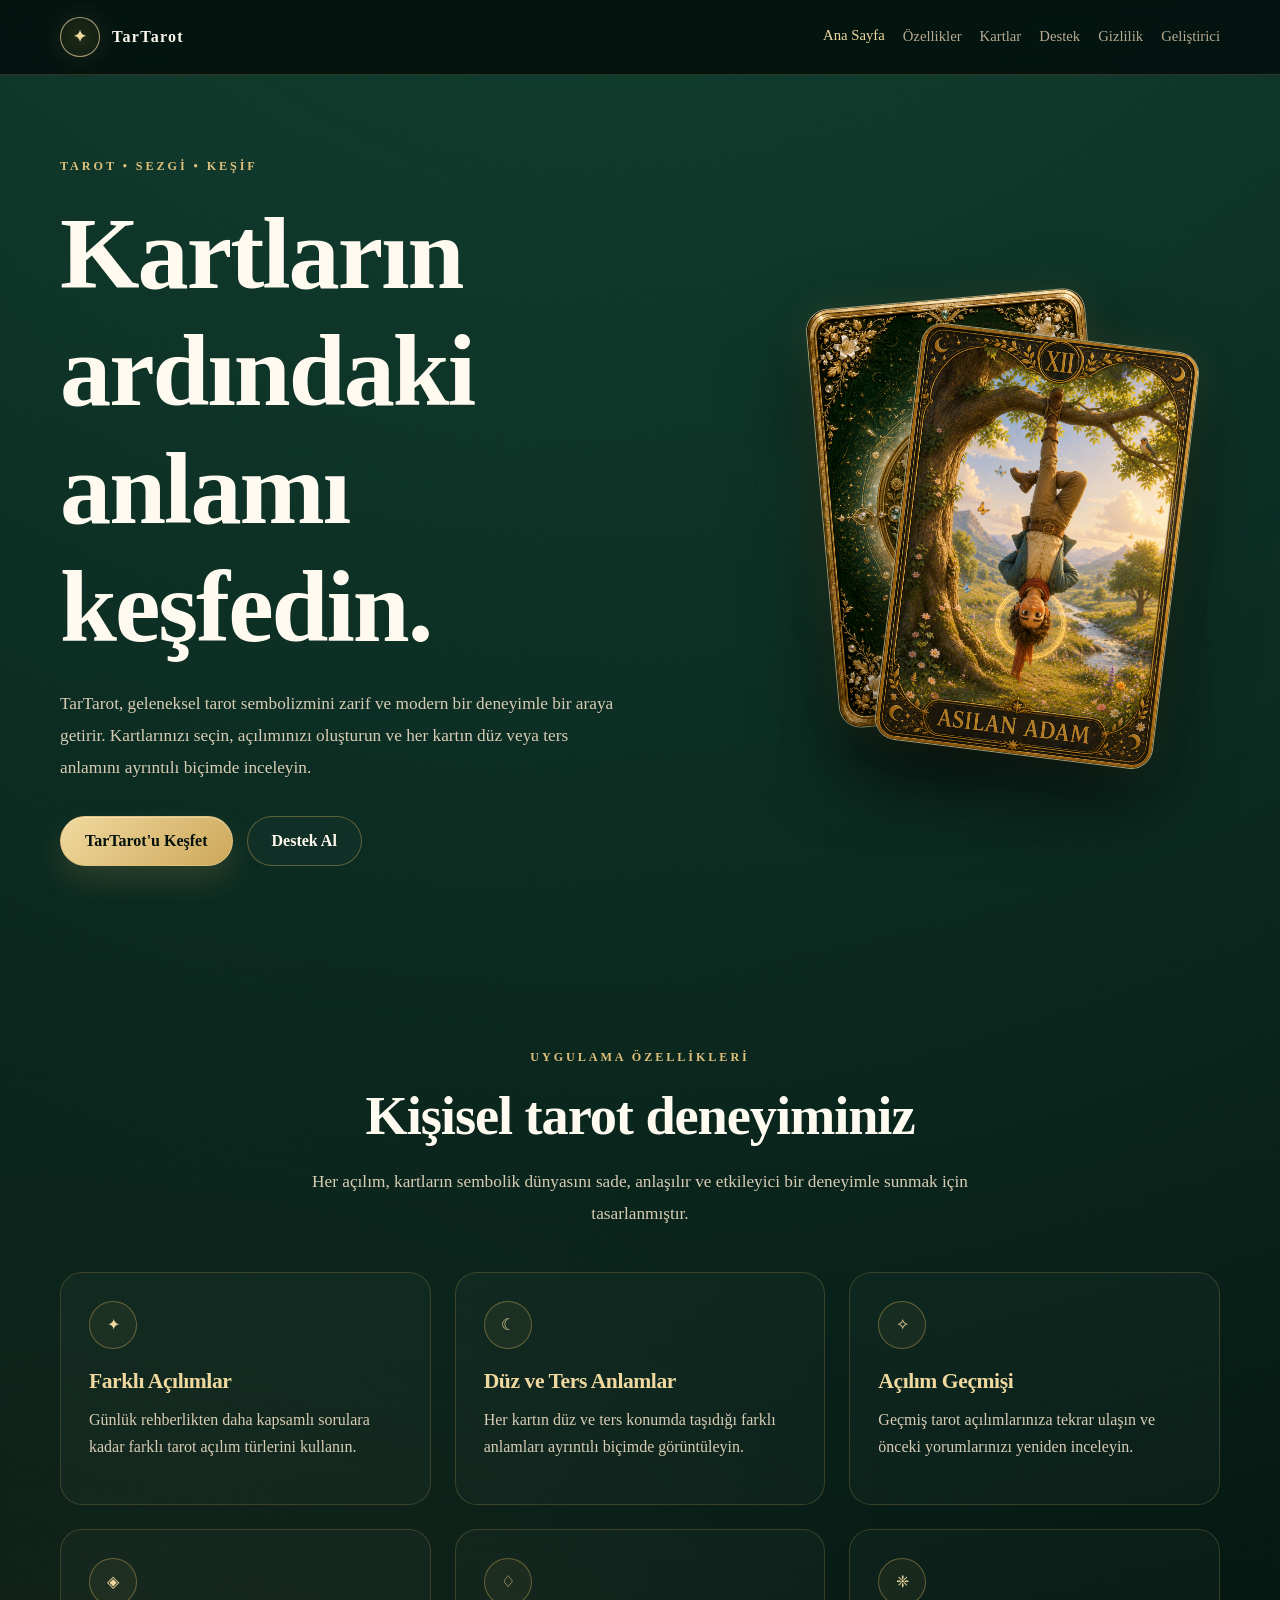
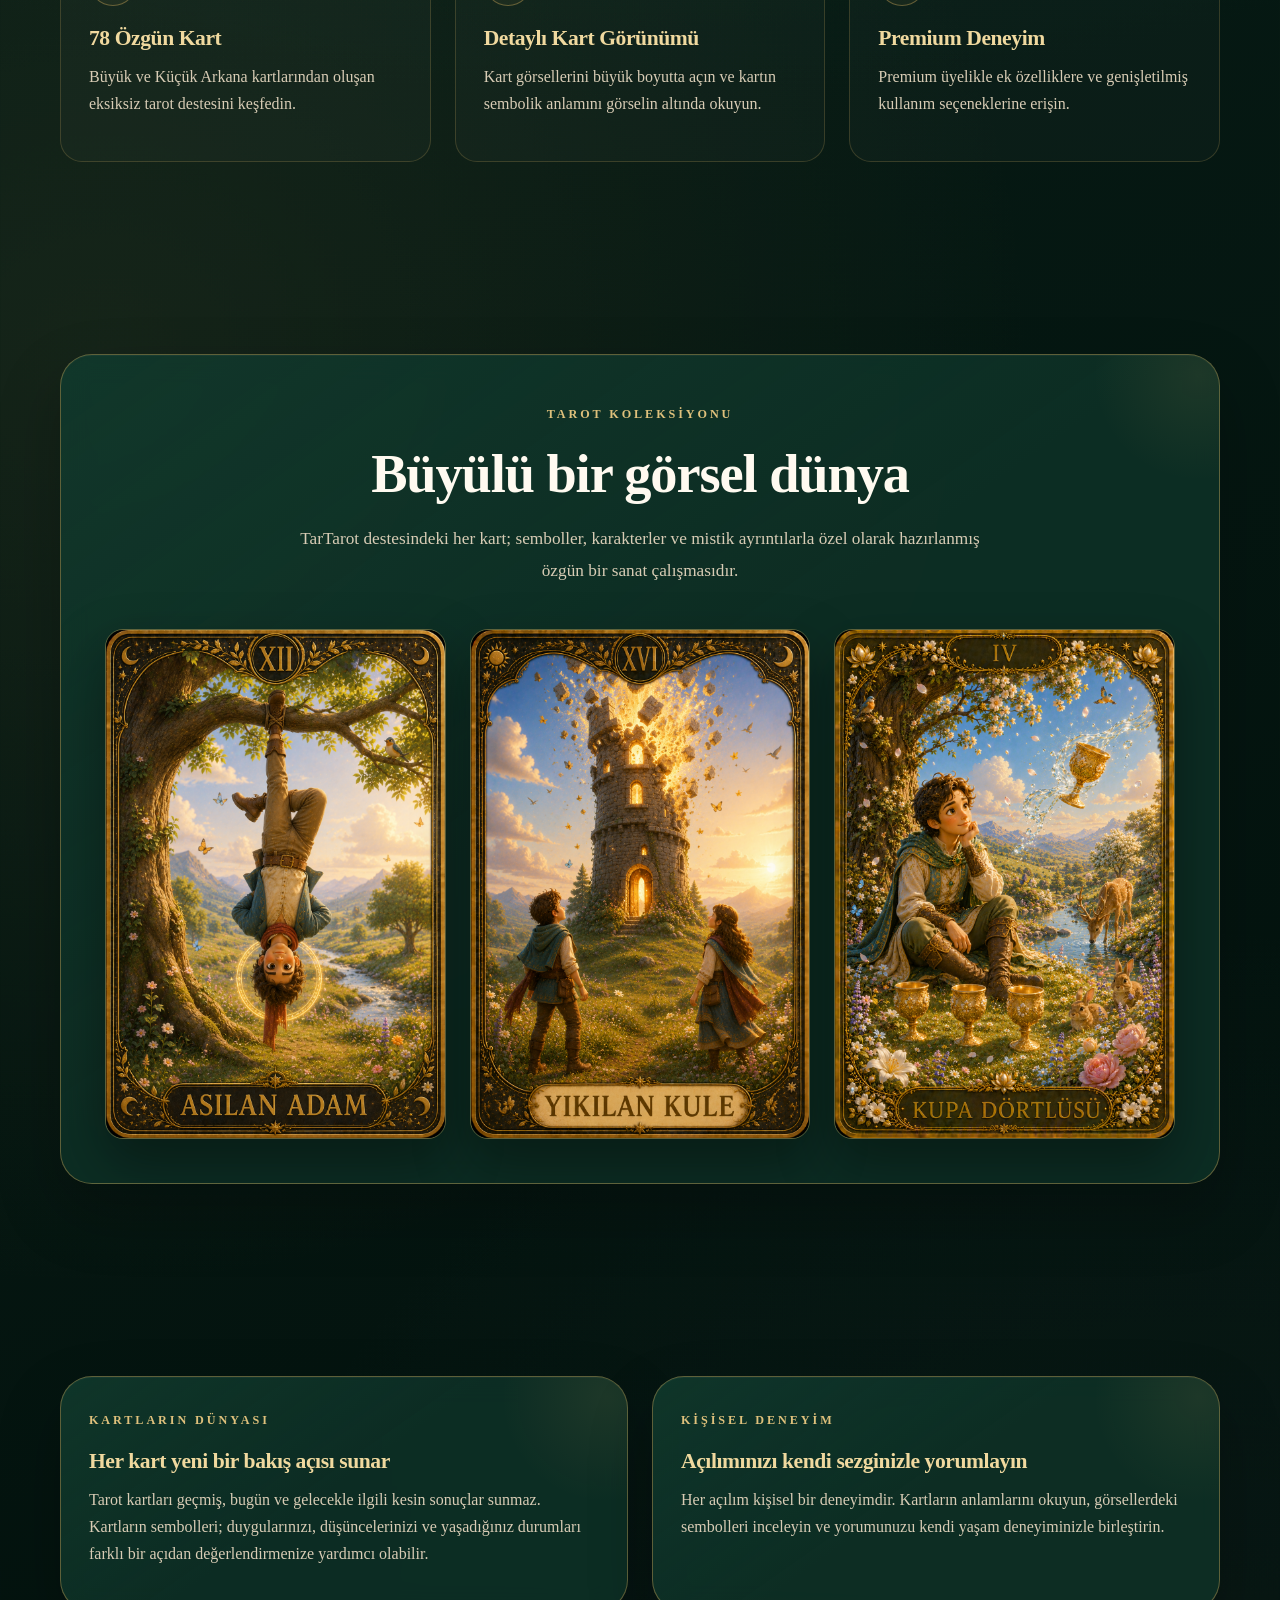
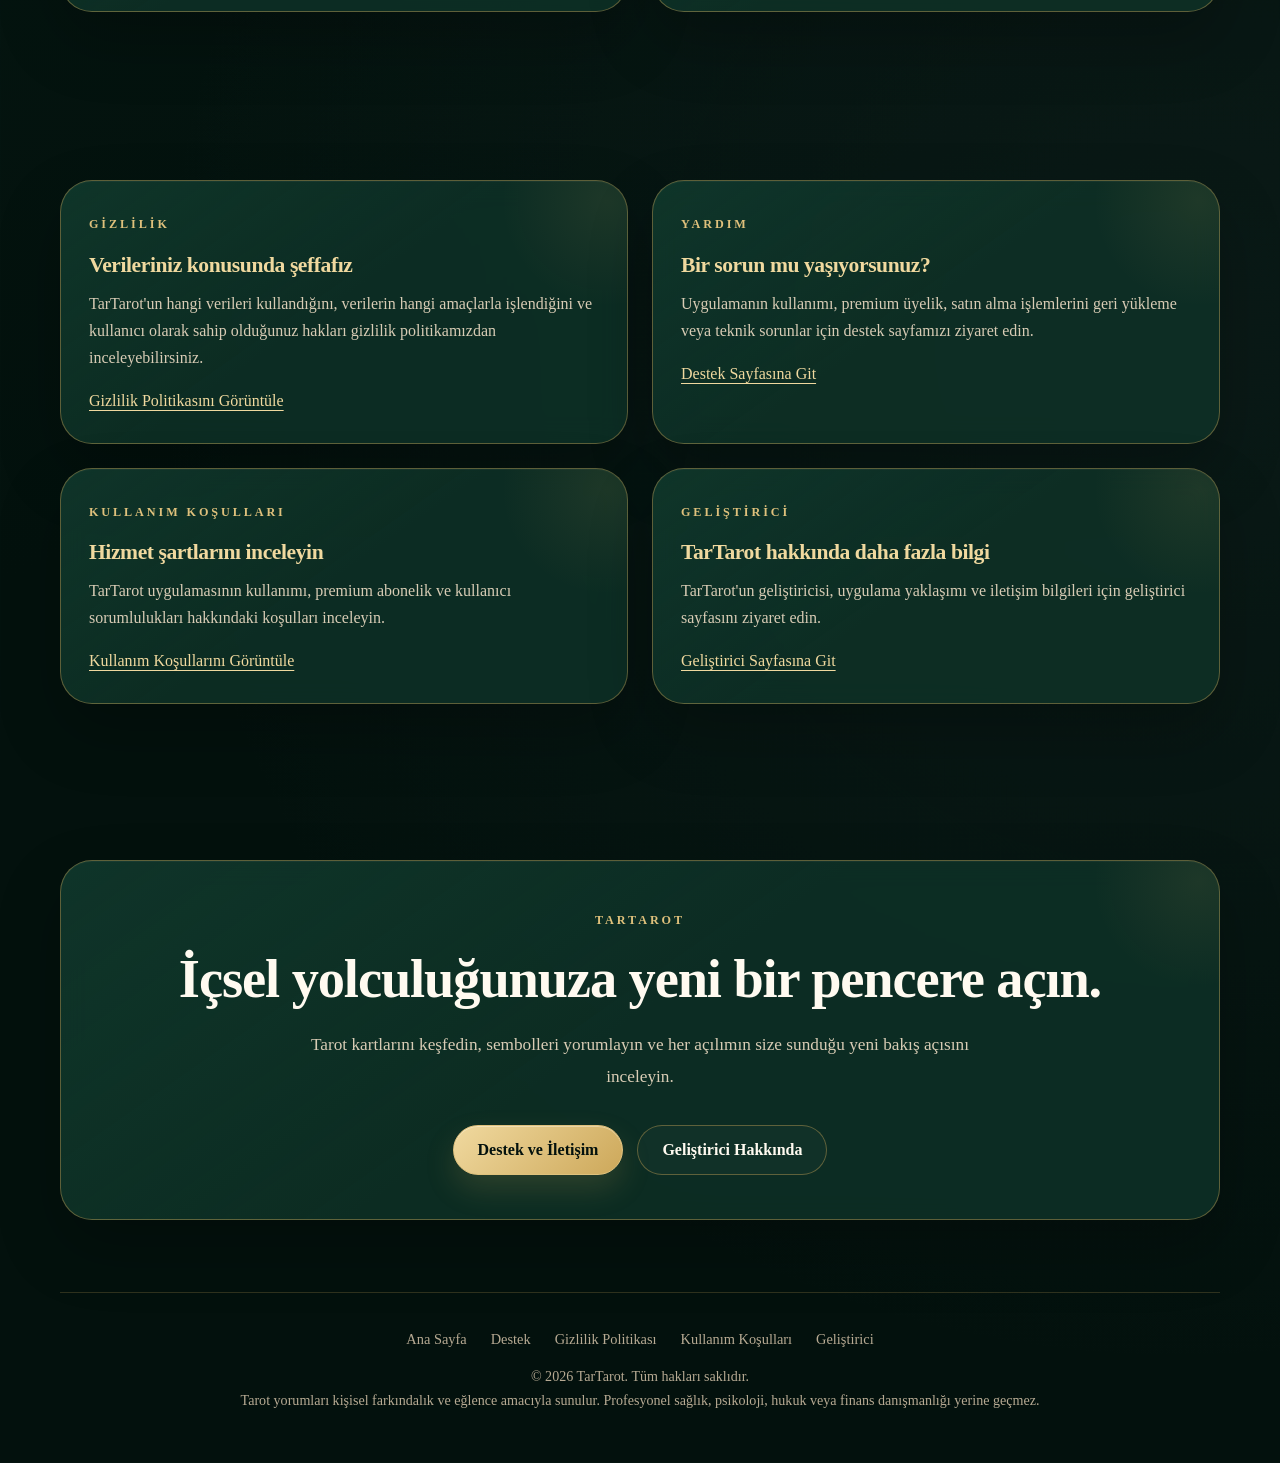
<file: index.html>
<!DOCTYPE html>
<html lang="tr">
<head>
    <meta charset="UTF-8">

    <meta
        name="viewport"
        content="width=device-width, initial-scale=1.0"
    >

    <meta
        name="description"
        content="TarTarot ile tarot kartlarını keşfedin, kişisel açılımlar yapın ve kartların sembolik anlamlarını inceleyin."
    >

    <meta
        name="theme-color"
        content="#03110d"
    >

    <meta
        property="og:title"
        content="TarTarot — Tarot Yolculuğunuz"
    >

    <meta
        property="og:description"
        content="78 özgün tarot kartı, farklı açılım türleri ve ayrıntılı düz ve ters kart anlamları."
    >

    <meta
        property="og:image"
        content="images/major_16_yikilan_kule.png"
    >

    <meta
        property="og:type"
        content="website"
    >

    <title>TarTarot — Tarot Yolculuğunuz</title>

    <link
        rel="stylesheet"
        href="style.css"
    >
</head>

<body>

    <header class="site-header">
        <nav
            class="navbar"
            aria-label="Ana navigasyon"
        >
            <a
                class="brand"
                href="index.html"
                aria-label="TarTarot ana sayfası"
            >
                <span
                    class="brand-mark"
                    aria-hidden="true"
                >
                    ✦
                </span>

                <span>TarTarot</span>
            </a>

            <div class="nav-links">
                <a
                    class="active"
                    href="index.html"
                >
                    Ana Sayfa
                </a>

                <a href="#features">
                    Özellikler
                </a>

                <a href="#cards">
                    Kartlar
                </a>

                <a href="support.html">
                    Destek
                </a>

                <a href="privacy.html">
                    Gizlilik
                </a>

                <a href="developer.html">
                    Geliştirici
                </a>
            </div>
        </nav>
    </header>

    <main>

        <!-- HERO -->

        <section class="hero">

            <div class="hero-copy">
                <span class="eyebrow">
                    Tarot • Sezgi • Keşif
                </span>

                <h1>
                    Kartların ardındaki anlamı keşfedin.
                </h1>

                <p class="lead">
                    TarTarot, geleneksel tarot sembolizmini zarif ve
                    modern bir deneyimle bir araya getirir. Kartlarınızı
                    seçin, açılımınızı oluşturun ve her kartın düz veya
                    ters anlamını ayrıntılı biçimde inceleyin.
                </p>

                <div class="button-row">
                    <a
                        class="button"
                        href="#features"
                    >
                        TarTarot'u Keşfet
                    </a>

                    <a
                        class="button button-secondary"
                        href="support.html"
                    >
                        Destek Al
                    </a>
                </div>
            </div>

            <div
                class="hero-card-stage"
                aria-label="TarTarot kartlarından örnekler"
            >
                <img
                    class="tarot-card tarot-card-back"
                    src="images/tarot_card_back.png"
                    alt="TarTarot kart arka yüzü"
                >

                <img
                    class="tarot-card tarot-card-front"
                    src="images/major_12_asilan_adam.png"
                    alt="Asılan Adam tarot kartı"
                >
            </div>

        </section>

        <!-- FEATURES -->

        <section
            id="features"
            class="section"
        >
            <div class="container">

                <div class="text-center">
                    <span class="eyebrow">
                        Uygulama Özellikleri
                    </span>

                    <h2>
                        Kişisel tarot deneyiminiz
                    </h2>

                    <p
                        class="lead"
                        style="margin-inline: auto;"
                    >
                        Her açılım, kartların sembolik dünyasını sade,
                        anlaşılır ve etkileyici bir deneyimle sunmak için
                        tasarlanmıştır.
                    </p>
                </div>

                <div
                    class="grid grid-3"
                    style="margin-top: 42px;"
                >

                    <article class="feature-card">
                        <div
                            class="feature-icon"
                            aria-hidden="true"
                        >
                            ✦
                        </div>

                        <h3>
                            Farklı Açılımlar
                        </h3>

                        <p>
                            Günlük rehberlikten daha kapsamlı sorulara
                            kadar farklı tarot açılım türlerini kullanın.
                        </p>
                    </article>

                    <article class="feature-card">
                        <div
                            class="feature-icon"
                            aria-hidden="true"
                        >
                            ☾
                        </div>

                        <h3>
                            Düz ve Ters Anlamlar
                        </h3>

                        <p>
                            Her kartın düz ve ters konumda taşıdığı farklı
                            anlamları ayrıntılı biçimde görüntüleyin.
                        </p>
                    </article>

                    <article class="feature-card">
                        <div
                            class="feature-icon"
                            aria-hidden="true"
                        >
                            ✧
                        </div>

                        <h3>
                            Açılım Geçmişi
                        </h3>

                        <p>
                            Geçmiş tarot açılımlarınıza tekrar ulaşın ve
                            önceki yorumlarınızı yeniden inceleyin.
                        </p>
                    </article>

                    <article class="feature-card">
                        <div
                            class="feature-icon"
                            aria-hidden="true"
                        >
                            ◈
                        </div>

                        <h3>
                            78 Özgün Kart
                        </h3>

                        <p>
                            Büyük ve Küçük Arkana kartlarından oluşan
                            eksiksiz tarot destesini keşfedin.
                        </p>
                    </article>

                    <article class="feature-card">
                        <div
                            class="feature-icon"
                            aria-hidden="true"
                        >
                            ♢
                        </div>

                        <h3>
                            Detaylı Kart Görünümü
                        </h3>

                        <p>
                            Kart görsellerini büyük boyutta açın ve kartın
                            sembolik anlamını görselin altında okuyun.
                        </p>
                    </article>

                    <article class="feature-card">
                        <div
                            class="feature-icon"
                            aria-hidden="true"
                        >
                            ❈
                        </div>

                        <h3>
                            Premium Deneyim
                        </h3>

                        <p>
                            Premium üyelikle ek özelliklere ve genişletilmiş
                            kullanım seçeneklerine erişin.
                        </p>
                    </article>

                </div>
            </div>
        </section>

        <!-- CARD GALLERY -->

        <section
            id="cards"
            class="section"
        >
            <div class="container">

                <div class="panel">

                    <div class="text-center">
                        <span class="eyebrow">
                            Tarot Koleksiyonu
                        </span>

                        <h2>
                            Büyülü bir görsel dünya
                        </h2>

                        <p
                            class="lead"
                            style="margin-inline: auto;"
                        >
                            TarTarot destesindeki her kart; semboller,
                            karakterler ve mistik ayrıntılarla özel olarak
                            hazırlanmış özgün bir sanat çalışmasıdır.
                        </p>
                    </div>

                    <div
                        class="card-gallery"
                        style="margin-top: 42px;"
                    >

                        <img
                            src="images/major_12_asilan_adam.png"
                            alt="Asılan Adam tarot kartı"
                            loading="lazy"
                        >

                        <img
                            src="images/major_16_yikilan_kule.png"
                            alt="Yıkılan Kule tarot kartı"
                            loading="lazy"
                        >

                        <img
                            src="images/cups_04_kupa_dortlusu.png"
                            alt="Kupa Dörtlüsü tarot kartı"
                            loading="lazy"
                        >

                    </div>
                </div>
            </div>
        </section>

        <!-- EXPERIENCE -->

        <section class="section">
            <div class="container">

                <div class="grid grid-2">

                    <article class="glass-card">
                        <span class="eyebrow">
                            Kartların Dünyası
                        </span>

                        <h3>
                            Her kart yeni bir bakış açısı sunar
                        </h3>

                        <p>
                            Tarot kartları geçmiş, bugün ve gelecekle
                            ilgili kesin sonuçlar sunmaz. Kartların
                            sembolleri; duygularınızı, düşüncelerinizi ve
                            yaşadığınız durumları farklı bir açıdan
                            değerlendirmenize yardımcı olabilir.
                        </p>
                    </article>

                    <article class="glass-card">
                        <span class="eyebrow">
                            Kişisel Deneyim
                        </span>

                        <h3>
                            Açılımınızı kendi sezginizle yorumlayın
                        </h3>

                        <p>
                            Her açılım kişisel bir deneyimdir. Kartların
                            anlamlarını okuyun, görsellerdeki sembolleri
                            inceleyin ve yorumunuzu kendi yaşam
                            deneyiminizle birleştirin.
                        </p>
                    </article>

                </div>
            </div>
        </section>

        <!-- LEGAL AND SUPPORT -->

        <section class="section">
            <div class="container">

                <div class="grid grid-2">

                    <article class="glass-card">
                        <span class="eyebrow">
                            Gizlilik
                        </span>

                        <h3>
                            Verileriniz konusunda şeffafız
                        </h3>

                        <p>
                            TarTarot'un hangi verileri kullandığını,
                            verilerin hangi amaçlarla işlendiğini ve
                            kullanıcı olarak sahip olduğunuz hakları
                            gizlilik politikamızdan inceleyebilirsiniz.
                        </p>

                        <a href="privacy.html">
                            Gizlilik Politikasını Görüntüle
                        </a>
                    </article>

                    <article class="glass-card">
                        <span class="eyebrow">
                            Yardım
                        </span>

                        <h3>
                            Bir sorun mu yaşıyorsunuz?
                        </h3>

                        <p>
                            Uygulamanın kullanımı, premium üyelik,
                            satın alma işlemlerini geri yükleme veya
                            teknik sorunlar için destek sayfamızı
                            ziyaret edin.
                        </p>

                        <a href="support.html">
                            Destek Sayfasına Git
                        </a>
                    </article>

                    <article class="glass-card">
                        <span class="eyebrow">
                            Kullanım Koşulları
                        </span>

                        <h3>
                            Hizmet şartlarını inceleyin
                        </h3>

                        <p>
                            TarTarot uygulamasının kullanımı, premium
                            abonelik ve kullanıcı sorumlulukları
                            hakkındaki koşulları inceleyin.
                        </p>

                        <a href="terms.html">
                            Kullanım Koşullarını Görüntüle
                        </a>
                    </article>

                    <article class="glass-card">
                        <span class="eyebrow">
                            Geliştirici
                        </span>

                        <h3>
                            TarTarot hakkında daha fazla bilgi
                        </h3>

                        <p>
                            TarTarot'un geliştiricisi, uygulama yaklaşımı
                            ve iletişim bilgileri için geliştirici
                            sayfasını ziyaret edin.
                        </p>

                        <a href="developer.html">
                            Geliştirici Sayfasına Git
                        </a>
                    </article>

                </div>
            </div>
        </section>

        <!-- FINAL CALL TO ACTION -->

        <section class="section-small">
            <div class="container">

                <div class="panel contact-box">
                    <span class="eyebrow">
                        TarTarot
                    </span>

                    <h2>
                        İçsel yolculuğunuza yeni bir pencere açın.
                    </h2>

                    <p
                        class="lead"
                        style="margin-inline: auto;"
                    >
                        Tarot kartlarını keşfedin, sembolleri yorumlayın
                        ve her açılımın size sunduğu yeni bakış açısını
                        inceleyin.
                    </p>

                    <div
                        class="button-row"
                        style="justify-content: center;"
                    >
                        <a
                            class="button"
                            href="support.html"
                        >
                            Destek ve İletişim
                        </a>

                        <a
                            class="button button-secondary"
                            href="developer.html"
                        >
                            Geliştirici Hakkında
                        </a>
                    </div>
                </div>

            </div>
        </section>

    </main>

    <footer class="site-footer">

        <div class="footer-links">
            <a href="index.html">
                Ana Sayfa
            </a>

            <a href="support.html">
                Destek
            </a>

            <a href="privacy.html">
                Gizlilik Politikası
            </a>

            <a href="terms.html">
                Kullanım Koşulları
            </a>

            <a href="developer.html">
                Geliştirici
            </a>
        </div>

        <p>
            © 2026 TarTarot. Tüm hakları saklıdır.
        </p>

        <p>
            Tarot yorumları kişisel farkındalık ve eğlence amacıyla
            sunulur. Profesyonel sağlık, psikoloji, hukuk veya finans
            danışmanlığı yerine geçmez.
        </p>

    </footer>

</body>
</html>
</file>
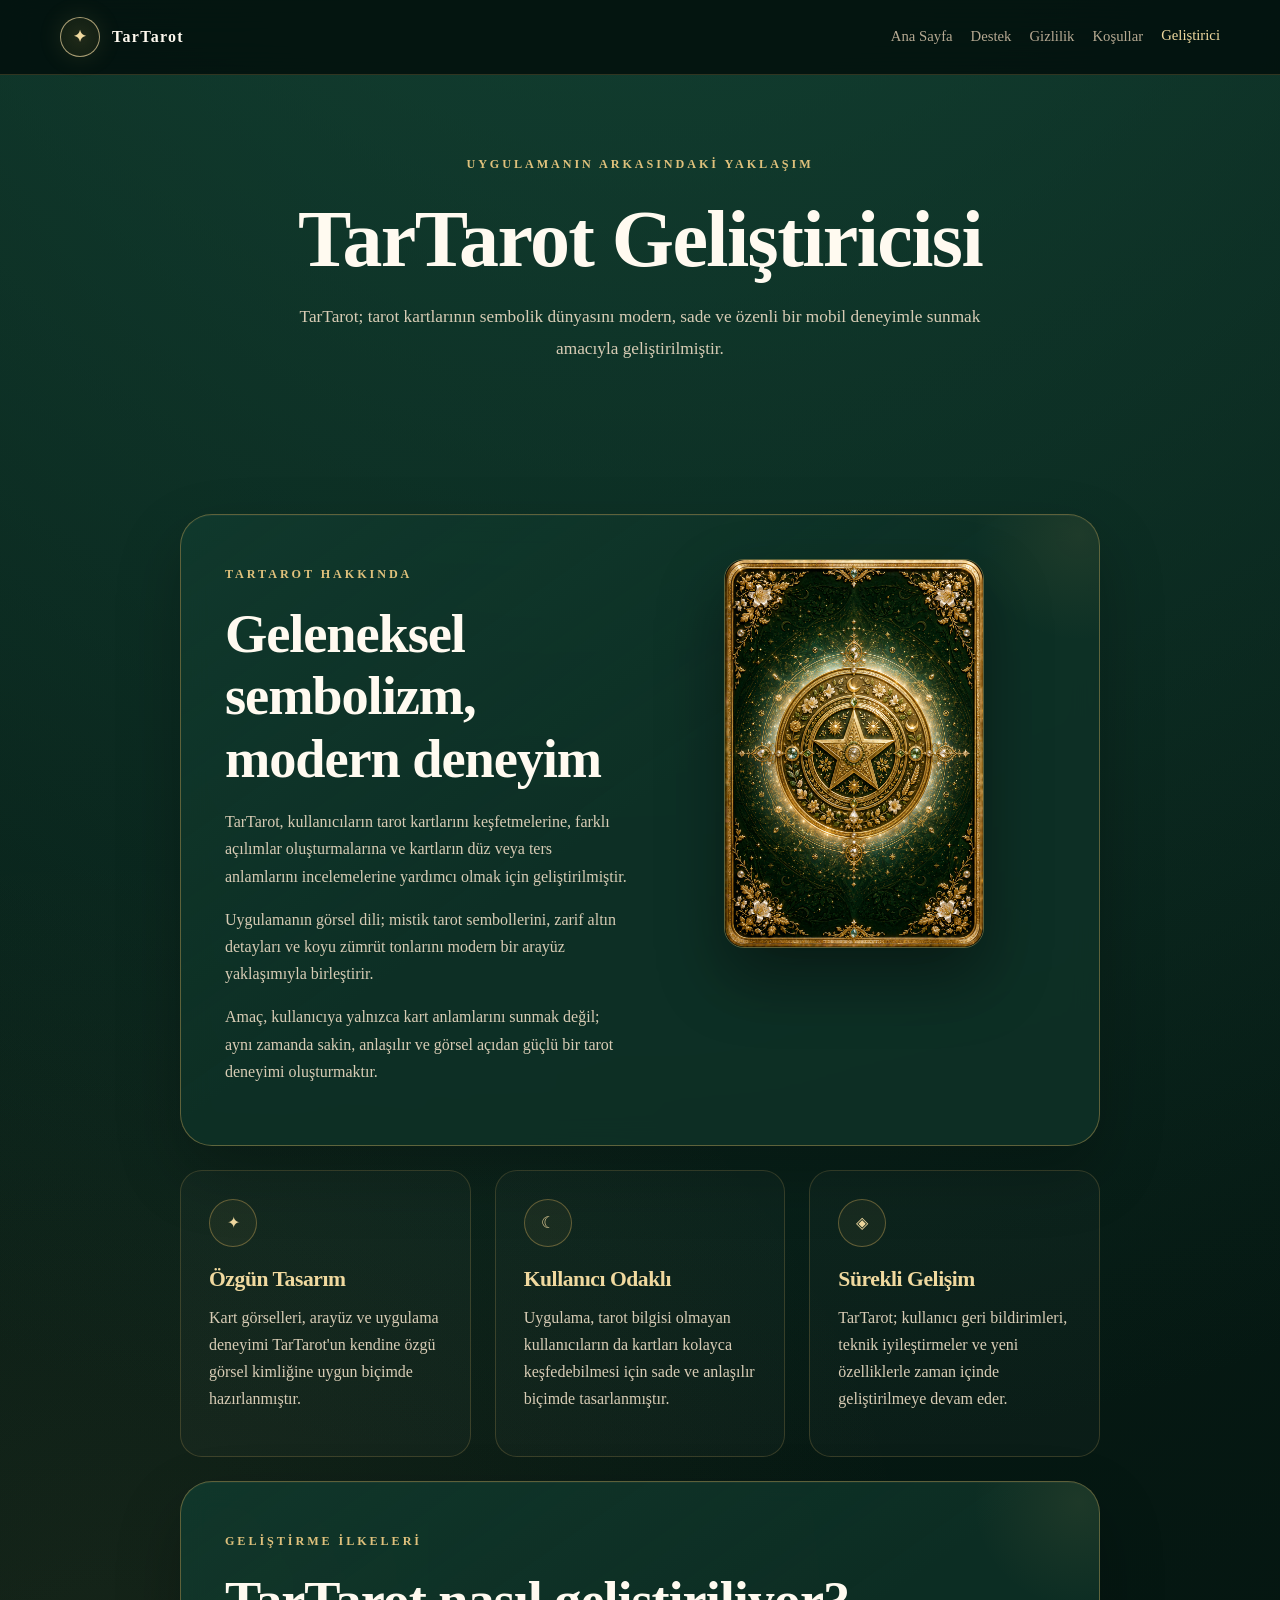
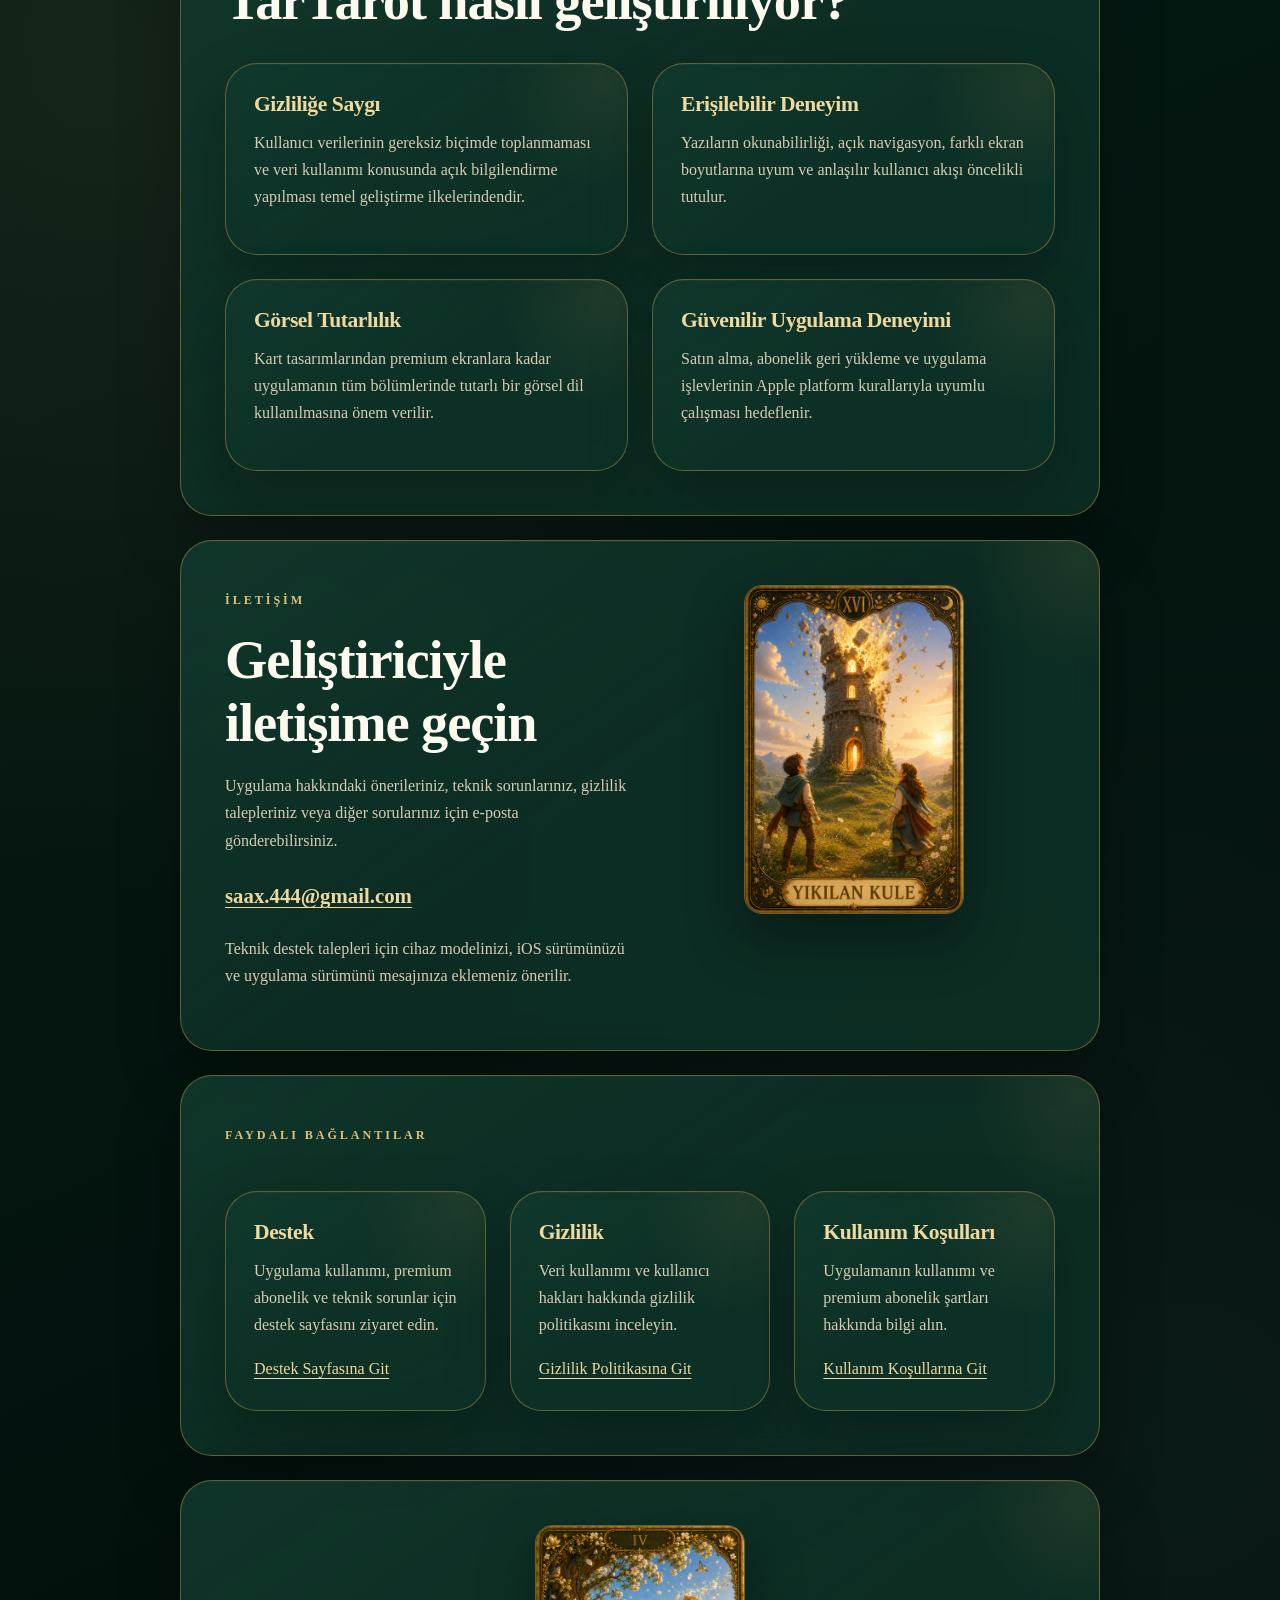
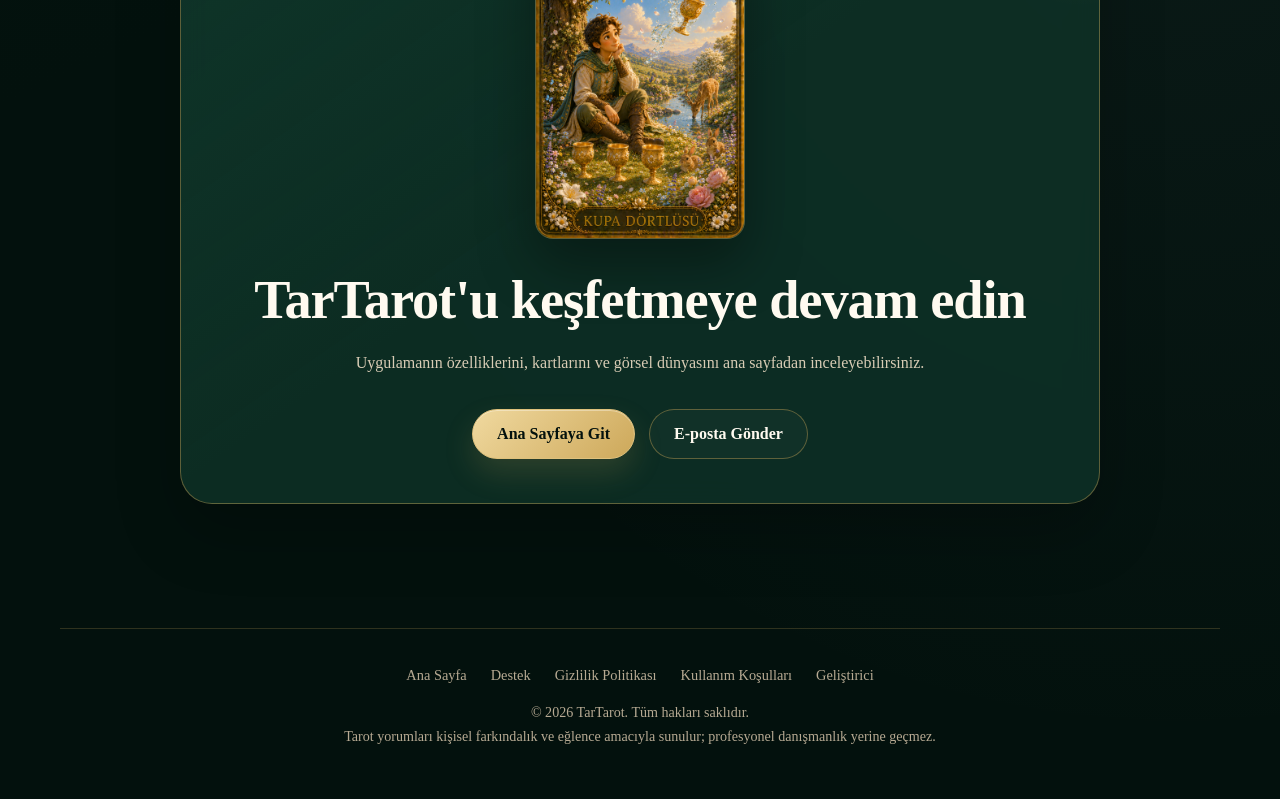
<file: developer.html>
<!DOCTYPE html>
<html lang="tr">
<head>
    <meta charset="UTF-8">

    <meta
        name="viewport"
        content="width=device-width, initial-scale=1.0"
    >

    <meta
        name="description"
        content="TarTarot geliştirici bilgileri, uygulama yaklaşımı ve iletişim sayfası."
    >

    <meta name="theme-color" content="#03110d">

    <title>Geliştirici — TarTarot</title>

    <link rel="stylesheet" href="style.css">
</head>

<body>

    <header class="site-header">
        <nav
            class="navbar"
            aria-label="Ana navigasyon"
        >
            <a
                class="brand"
                href="index.html"
                aria-label="TarTarot ana sayfası"
            >
                <span
                    class="brand-mark"
                    aria-hidden="true"
                >
                    ✦
                </span>

                <span>TarTarot</span>
            </a>

            <div class="nav-links">
                <a href="index.html">
                    Ana Sayfa
                </a>

                <a href="support.html">
                    Destek
                </a>

                <a href="privacy.html">
                    Gizlilik
                </a>

                <a href="terms.html">
                    Koşullar
                </a>

                <a
                    class="active"
                    href="developer.html"
                >
                    Geliştirici
                </a>
            </div>
        </nav>
    </header>

    <main>

        <section class="page-heading">
            <span class="eyebrow">
                Uygulamanın Arkasındaki Yaklaşım
            </span>

            <h1>
                TarTarot Geliştiricisi
            </h1>

            <p class="lead">
                TarTarot; tarot kartlarının sembolik dünyasını modern,
                sade ve özenli bir mobil deneyimle sunmak amacıyla
                geliştirilmiştir.
            </p>
        </section>

        <section class="content">

            <div class="panel">

                <div class="grid grid-2">

                    <div>
                        <span class="eyebrow">
                            TarTarot Hakkında
                        </span>

                        <h2>
                            Geleneksel sembolizm, modern deneyim
                        </h2>

                        <p>
                            TarTarot, kullanıcıların tarot kartlarını
                            keşfetmelerine, farklı açılımlar oluşturmalarına
                            ve kartların düz veya ters anlamlarını
                            incelemelerine yardımcı olmak için
                            geliştirilmiştir.
                        </p>

                        <p>
                            Uygulamanın görsel dili; mistik tarot
                            sembollerini, zarif altın detayları ve koyu
                            zümrüt tonlarını modern bir arayüz yaklaşımıyla
                            birleştirir.
                        </p>

                        <p>
                            Amaç, kullanıcıya yalnızca kart anlamlarını
                            sunmak değil; aynı zamanda sakin, anlaşılır ve
                            görsel açıdan güçlü bir tarot deneyimi
                            oluşturmaktır.
                        </p>
                    </div>

                    <div class="contact-box">
                        <img
                            src="images/tarot_card_back.png"
                            alt="TarTarot kart arka yüzü"
                            style="
                                width: min(260px, 78%);
                                margin: 0 auto;
                                border-radius: 20px;
                                border: 1px solid var(--border-medium);
                                box-shadow: 0 30px 65px rgba(0, 0, 0, 0.42);
                            "
                        >
                    </div>

                </div>

            </div>

            <div class="grid grid-3">

                <article class="feature-card">
                    <div
                        class="feature-icon"
                        aria-hidden="true"
                    >
                        ✦
                    </div>

                    <h3>
                        Özgün Tasarım
                    </h3>

                    <p>
                        Kart görselleri, arayüz ve uygulama deneyimi
                        TarTarot'un kendine özgü görsel kimliğine uygun
                        biçimde hazırlanmıştır.
                    </p>
                </article>

                <article class="feature-card">
                    <div
                        class="feature-icon"
                        aria-hidden="true"
                    >
                        ☾
                    </div>

                    <h3>
                        Kullanıcı Odaklı
                    </h3>

                    <p>
                        Uygulama, tarot bilgisi olmayan kullanıcıların da
                        kartları kolayca keşfedebilmesi için sade ve
                        anlaşılır biçimde tasarlanmıştır.
                    </p>
                </article>

                <article class="feature-card">
                    <div
                        class="feature-icon"
                        aria-hidden="true"
                    >
                        ◈
                    </div>

                    <h3>
                        Sürekli Gelişim
                    </h3>

                    <p>
                        TarTarot; kullanıcı geri bildirimleri, teknik
                        iyileştirmeler ve yeni özelliklerle zaman içinde
                        geliştirilmeye devam eder.
                    </p>
                </article>

            </div>

            <div class="panel">

                <span class="eyebrow">
                    Geliştirme İlkeleri
                </span>

                <h2>
                    TarTarot nasıl geliştiriliyor?
                </h2>

                <div
                    class="grid grid-2"
                    style="margin-top: 30px;"
                >

                    <article class="glass-card">
                        <h3>
                            Gizliliğe Saygı
                        </h3>

                        <p>
                            Kullanıcı verilerinin gereksiz biçimde
                            toplanmaması ve veri kullanımı konusunda açık
                            bilgilendirme yapılması temel geliştirme
                            ilkelerindendir.
                        </p>
                    </article>

                    <article class="glass-card">
                        <h3>
                            Erişilebilir Deneyim
                        </h3>

                        <p>
                            Yazıların okunabilirliği, açık navigasyon,
                            farklı ekran boyutlarına uyum ve anlaşılır
                            kullanıcı akışı öncelikli tutulur.
                        </p>
                    </article>

                    <article class="glass-card">
                        <h3>
                            Görsel Tutarlılık
                        </h3>

                        <p>
                            Kart tasarımlarından premium ekranlara kadar
                            uygulamanın tüm bölümlerinde tutarlı bir görsel
                            dil kullanılmasına önem verilir.
                        </p>
                    </article>

                    <article class="glass-card">
                        <h3>
                            Güvenilir Uygulama Deneyimi
                        </h3>

                        <p>
                            Satın alma, abonelik geri yükleme ve uygulama
                            işlevlerinin Apple platform kurallarıyla uyumlu
                            çalışması hedeflenir.
                        </p>
                    </article>

                </div>

            </div>

            <div class="panel">

                <div class="grid grid-2">

                    <div>
                        <span class="eyebrow">
                            İletişim
                        </span>

                        <h2>
                            Geliştiriciyle iletişime geçin
                        </h2>

                        <p>
                            Uygulama hakkındaki önerileriniz, teknik
                            sorunlarınız, gizlilik talepleriniz veya diğer
                            sorularınız için e-posta gönderebilirsiniz.
                        </p>

                        <a
                            class="contact-email"
                            href="mailto:saax.444@gmail.com?subject=TarTarot%20İletişim"
                        >
                            saax.444@gmail.com
                        </a>

                        <p style="margin-top: 22px;">
                            Teknik destek talepleri için cihaz modelinizi,
                            iOS sürümünüzü ve uygulama sürümünü mesajınıza
                            eklemeniz önerilir.
                        </p>
                    </div>

                    <div class="contact-box">
                        <img
                            src="images/major_16_yikilan_kule.png"
                            alt="Yıkılan Kule tarot kartı"
                            style="
                                width: min(220px, 70%);
                                margin: 0 auto;
                                border-radius: 18px;
                                border: 1px solid var(--border-medium);
                                box-shadow: 0 24px 55px rgba(0, 0, 0, 0.38);
                            "
                        >
                    </div>

                </div>

            </div>

            <div class="panel">

                <span class="eyebrow">
                    Faydalı Bağlantılar
                </span>

                <div
                    class="grid grid-3"
                    style="margin-top: 28px;"
                >

                    <article class="glass-card">
                        <h3>
                            Destek
                        </h3>

                        <p>
                            Uygulama kullanımı, premium abonelik ve teknik
                            sorunlar için destek sayfasını ziyaret edin.
                        </p>

                        <a href="support.html">
                            Destek Sayfasına Git
                        </a>
                    </article>

                    <article class="glass-card">
                        <h3>
                            Gizlilik
                        </h3>

                        <p>
                            Veri kullanımı ve kullanıcı hakları hakkında
                            gizlilik politikasını inceleyin.
                        </p>

                        <a href="privacy.html">
                            Gizlilik Politikasına Git
                        </a>
                    </article>

                    <article class="glass-card">
                        <h3>
                            Kullanım Koşulları
                        </h3>

                        <p>
                            Uygulamanın kullanımı ve premium abonelik
                            şartları hakkında bilgi alın.
                        </p>

                        <a href="terms.html">
                            Kullanım Koşullarına Git
                        </a>
                    </article>

                </div>

            </div>

            <div class="panel contact-box">

                <img
                    src="images/cups_04_kupa_dortlusu.png"
                    alt="Kupa Dörtlüsü tarot kartı"
                    style="
                        width: min(210px, 68%);
                        margin: 0 auto 30px;
                        border-radius: 18px;
                        border: 1px solid var(--border-medium);
                        box-shadow: 0 24px 55px rgba(0, 0, 0, 0.38);
                    "
                >

                <h2>
                    TarTarot'u keşfetmeye devam edin
                </h2>

                <p>
                    Uygulamanın özelliklerini, kartlarını ve görsel
                    dünyasını ana sayfadan inceleyebilirsiniz.
                </p>

                <div
                    class="button-row"
                    style="justify-content: center;"
                >
                    <a
                        class="button"
                        href="index.html"
                    >
                        Ana Sayfaya Git
                    </a>

                    <a
                        class="button button-secondary"
                        href="mailto:saax.444@gmail.com?subject=TarTarot%20İletişim"
                    >
                        E-posta Gönder
                    </a>
                </div>

            </div>

        </section>

    </main>

    <footer class="site-footer">

        <div class="footer-links">
            <a href="index.html">
                Ana Sayfa
            </a>

            <a href="support.html">
                Destek
            </a>

            <a href="privacy.html">
                Gizlilik Politikası
            </a>

            <a href="terms.html">
                Kullanım Koşulları
            </a>

            <a href="developer.html">
                Geliştirici
            </a>
        </div>

        <p>
            © 2026 TarTarot. Tüm hakları saklıdır.
        </p>

        <p>
            Tarot yorumları kişisel farkındalık ve eğlence amacıyla
            sunulur; profesyonel danışmanlık yerine geçmez.
        </p>

    </footer>

</body>
</html>
</file>
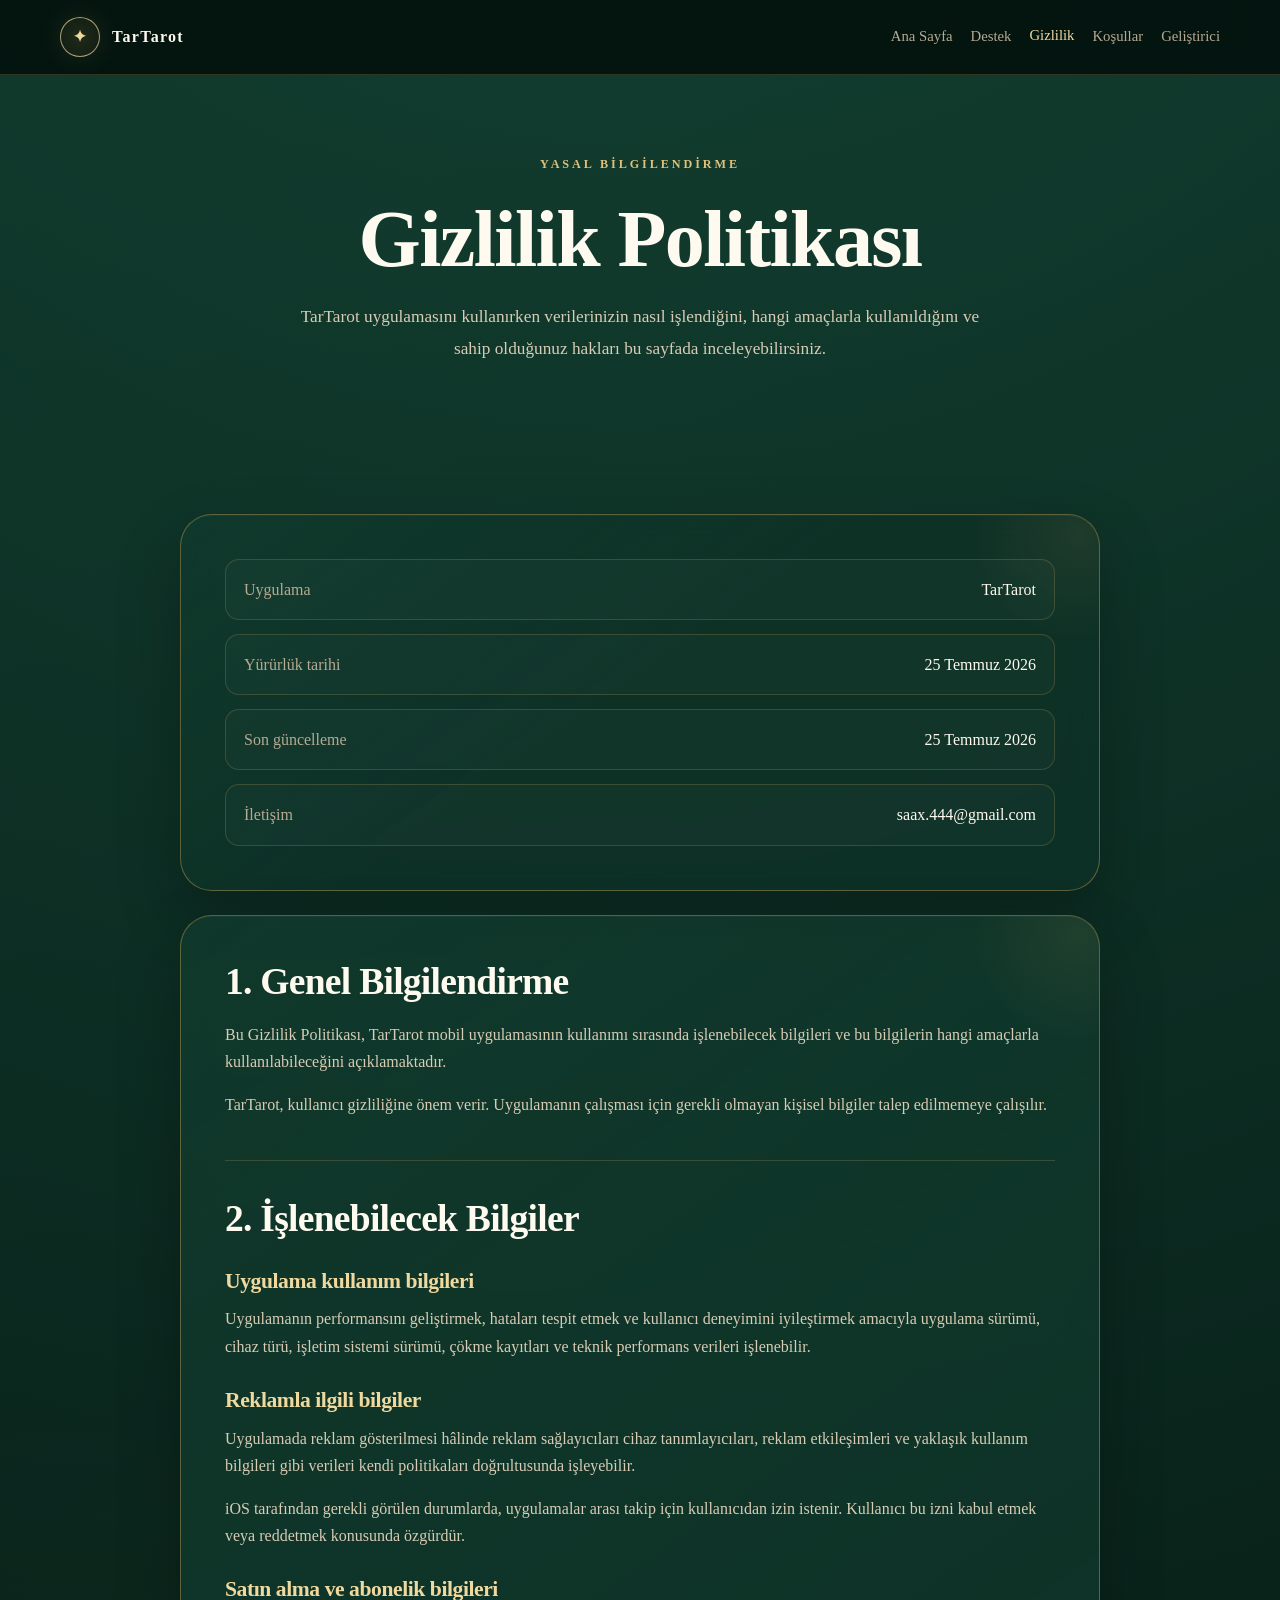
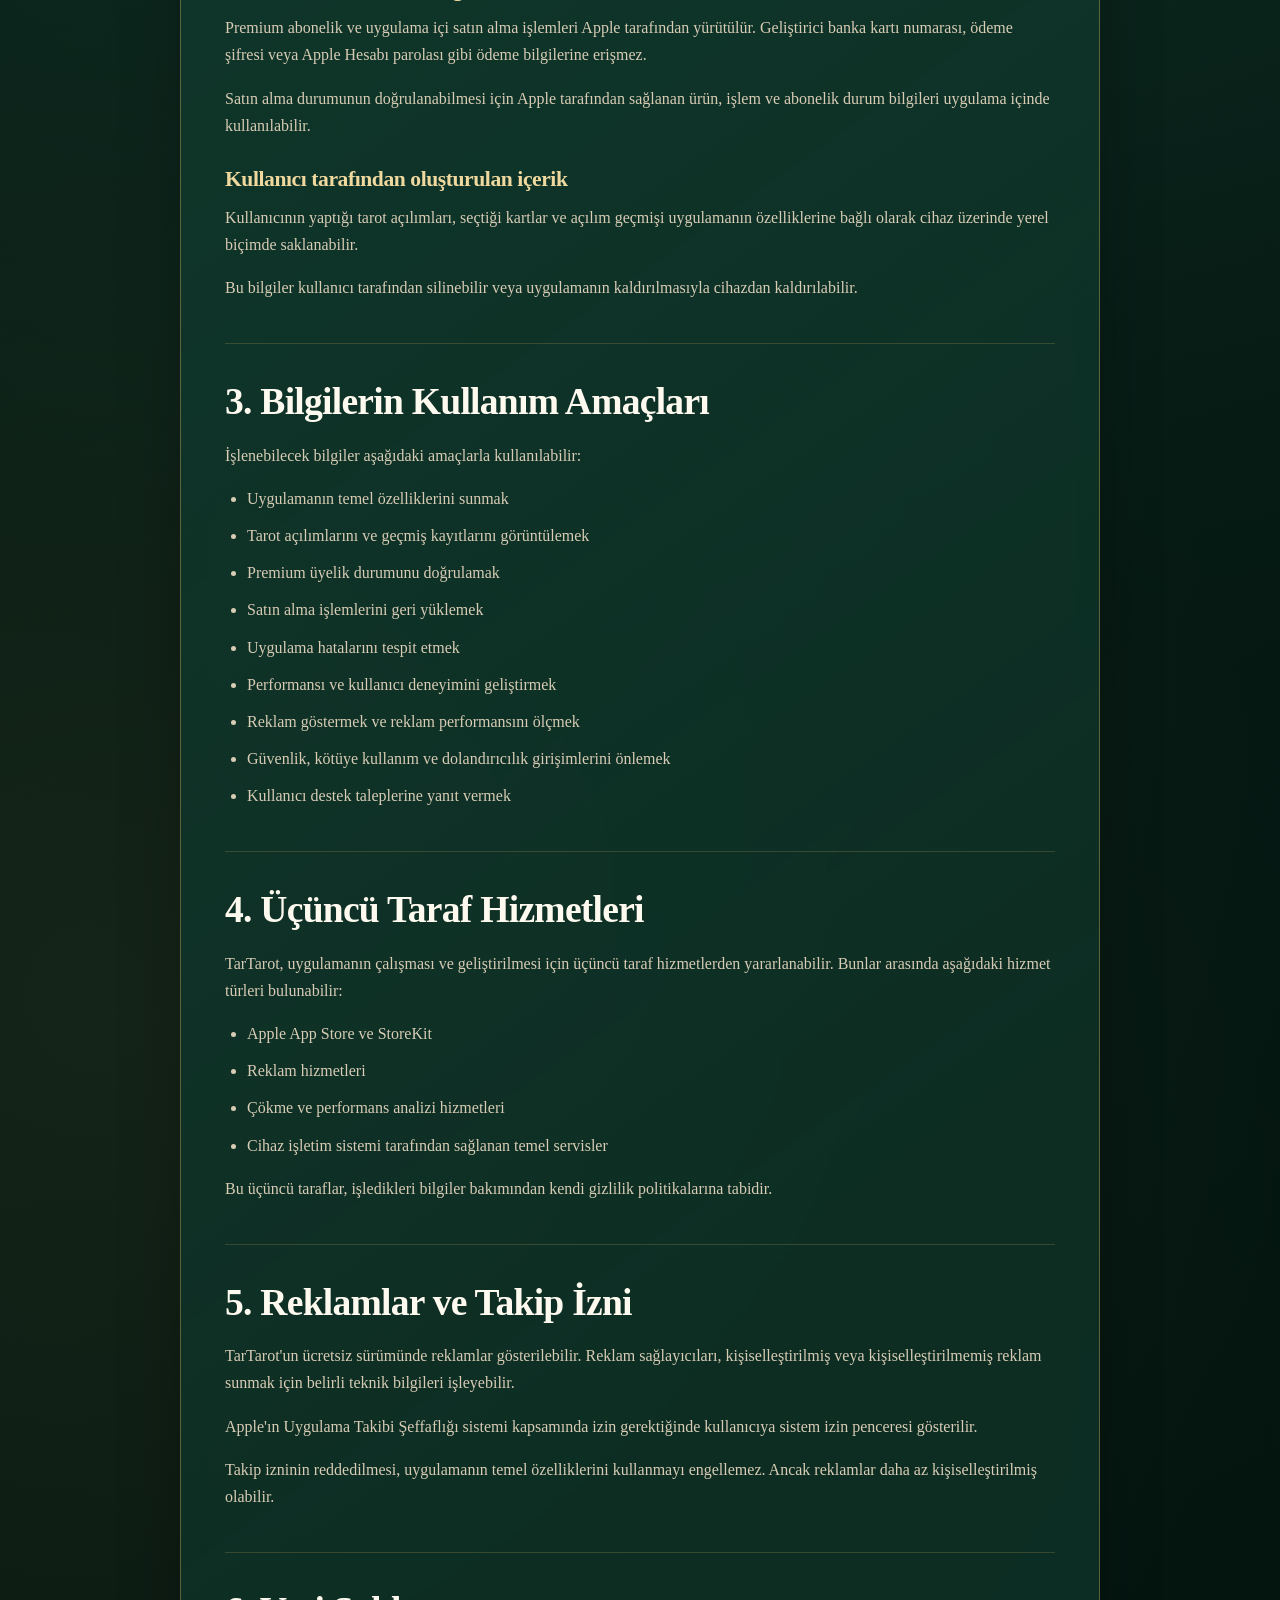
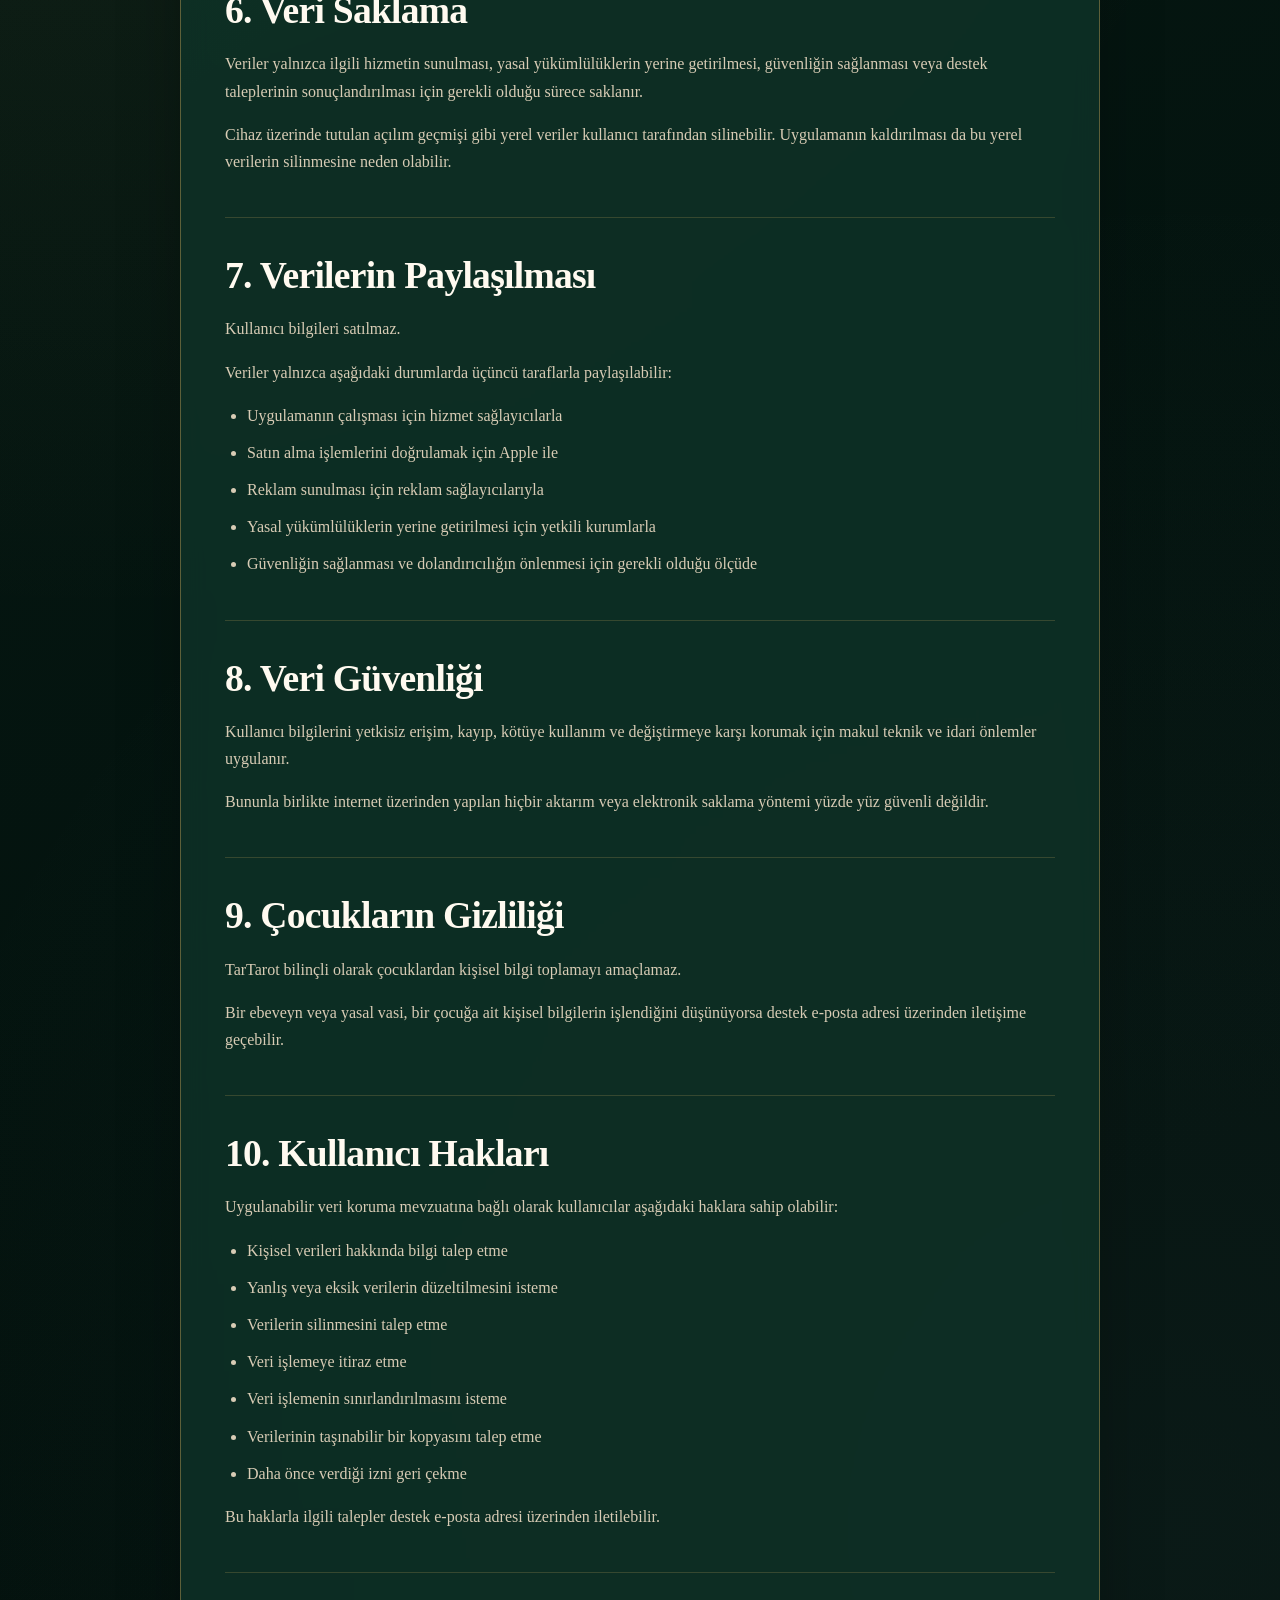
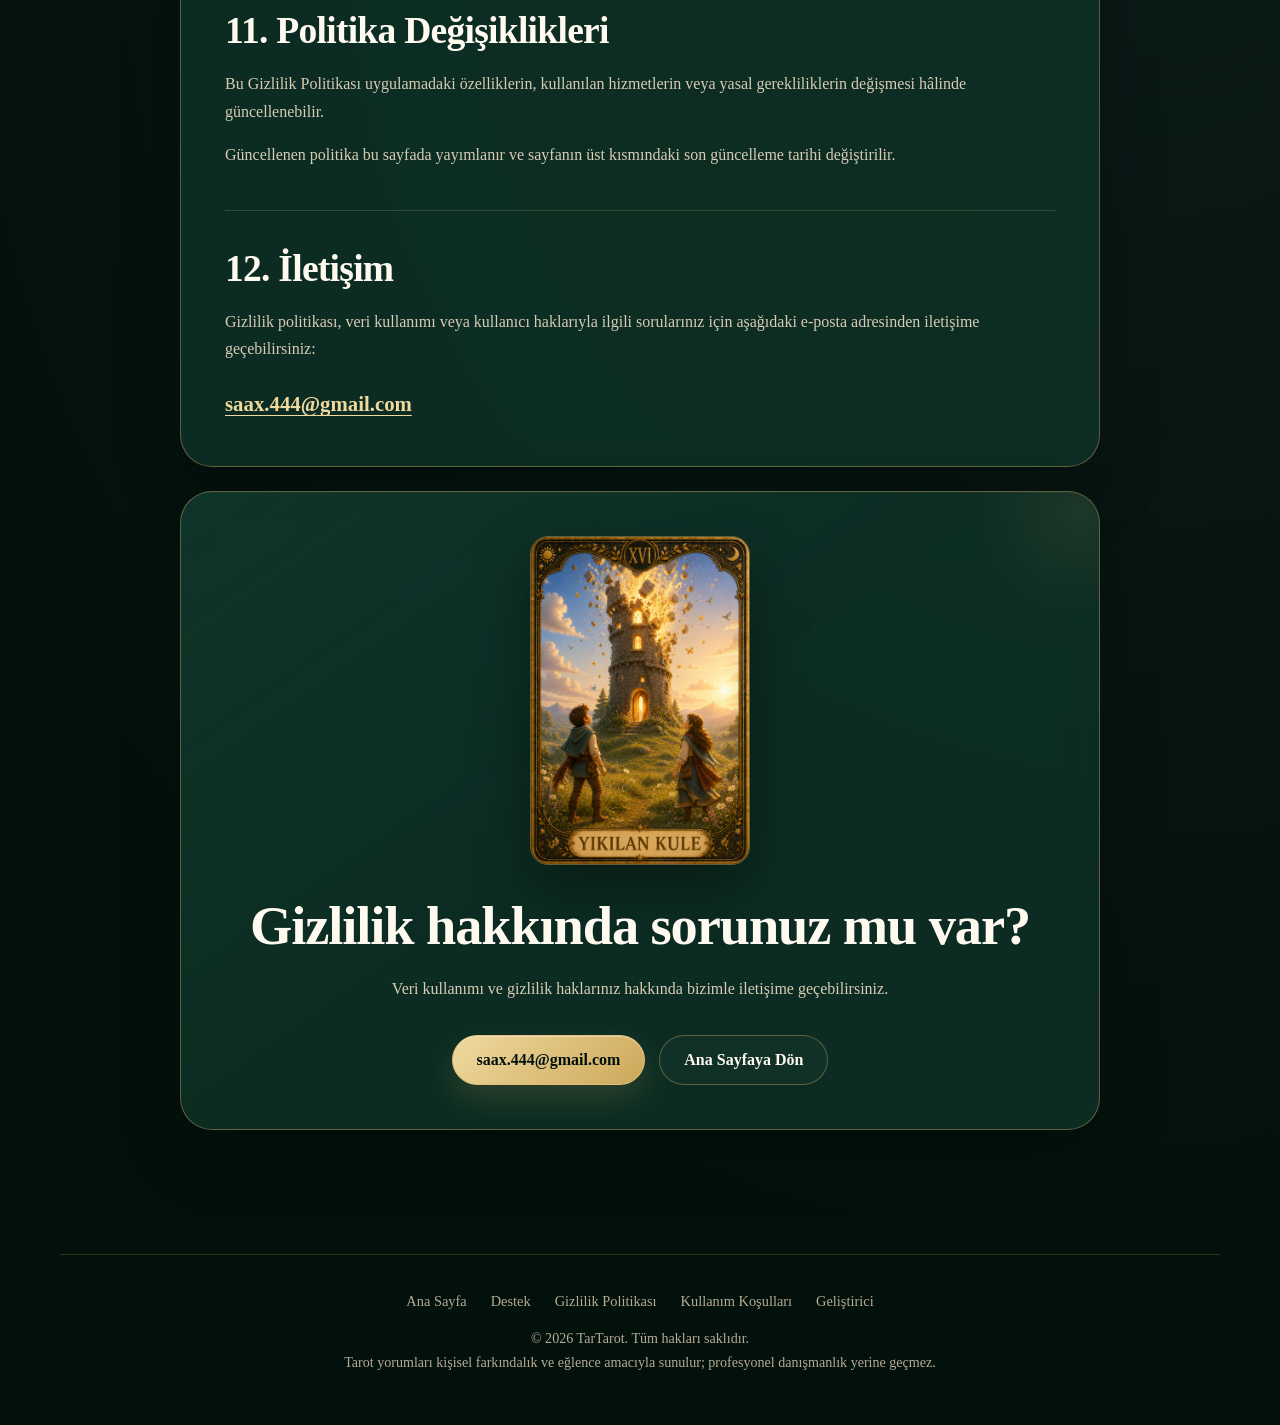
<file: privacy.html>
<!DOCTYPE html>
<html lang="tr">
<head>
    <meta charset="UTF-8">

    <meta
        name="viewport"
        content="width=device-width, initial-scale=1.0"
    >

    <meta
        name="description"
        content="TarTarot gizlilik politikası ve kişisel verilerin işlenmesine ilişkin bilgiler."
    >

    <meta name="theme-color" content="#03110d">

    <title>Gizlilik Politikası — TarTarot</title>

    <link rel="stylesheet" href="style.css">
</head>

<body>

    <header class="site-header">
        <nav
            class="navbar"
            aria-label="Ana navigasyon"
        >
            <a
                class="brand"
                href="index.html"
                aria-label="TarTarot ana sayfası"
            >
                <span
                    class="brand-mark"
                    aria-hidden="true"
                >
                    ✦
                </span>

                <span>TarTarot</span>
            </a>

            <div class="nav-links">
                <a href="index.html">
                    Ana Sayfa
                </a>

                <a href="support.html">
                    Destek
                </a>

                <a
                    class="active"
                    href="privacy.html"
                >
                    Gizlilik
                </a>

                <a href="terms.html">
                    Koşullar
                </a>

                <a href="developer.html">
                    Geliştirici
                </a>
            </div>
        </nav>
    </header>

    <main>

        <section class="page-heading">
            <span class="eyebrow">
                Yasal Bilgilendirme
            </span>

            <h1>
                Gizlilik Politikası
            </h1>

            <p class="lead">
                TarTarot uygulamasını kullanırken verilerinizin nasıl
                işlendiğini, hangi amaçlarla kullanıldığını ve sahip
                olduğunuz hakları bu sayfada inceleyebilirsiniz.
            </p>
        </section>

        <section class="content">

            <div class="panel">
                <div class="info-list">
                    <div class="info-row">
                        <span>Uygulama</span>
                        <span>TarTarot</span>
                    </div>

                    <div class="info-row">
                        <span>Yürürlük tarihi</span>
                        <span>25 Temmuz 2026</span>
                    </div>

                    <div class="info-row">
                        <span>Son güncelleme</span>
                        <span>25 Temmuz 2026</span>
                    </div>

                    <div class="info-row">
                        <span>İletişim</span>
                        <span>saax.444@gmail.com</span>
                    </div>
                </div>
            </div>

            <div class="panel">

                <section class="legal-section">
                    <h2>
                        1. Genel Bilgilendirme
                    </h2>

                    <p>
                        Bu Gizlilik Politikası, TarTarot mobil
                        uygulamasının kullanımı sırasında işlenebilecek
                        bilgileri ve bu bilgilerin hangi amaçlarla
                        kullanılabileceğini açıklamaktadır.
                    </p>

                    <p>
                        TarTarot, kullanıcı gizliliğine önem verir.
                        Uygulamanın çalışması için gerekli olmayan
                        kişisel bilgiler talep edilmemeye çalışılır.
                    </p>
                </section>

                <section class="legal-section">
                    <h2>
                        2. İşlenebilecek Bilgiler
                    </h2>

                    <h3>
                        Uygulama kullanım bilgileri
                    </h3>

                    <p>
                        Uygulamanın performansını geliştirmek, hataları
                        tespit etmek ve kullanıcı deneyimini iyileştirmek
                        amacıyla uygulama sürümü, cihaz türü, işletim
                        sistemi sürümü, çökme kayıtları ve teknik
                        performans verileri işlenebilir.
                    </p>

                    <h3>
                        Reklamla ilgili bilgiler
                    </h3>

                    <p>
                        Uygulamada reklam gösterilmesi hâlinde reklam
                        sağlayıcıları cihaz tanımlayıcıları, reklam
                        etkileşimleri ve yaklaşık kullanım bilgileri gibi
                        verileri kendi politikaları doğrultusunda
                        işleyebilir.
                    </p>

                    <p>
                        iOS tarafından gerekli görülen durumlarda,
                        uygulamalar arası takip için kullanıcıdan izin
                        istenir. Kullanıcı bu izni kabul etmek veya
                        reddetmek konusunda özgürdür.
                    </p>

                    <h3>
                        Satın alma ve abonelik bilgileri
                    </h3>

                    <p>
                        Premium abonelik ve uygulama içi satın alma
                        işlemleri Apple tarafından yürütülür. Geliştirici
                        banka kartı numarası, ödeme şifresi veya Apple
                        Hesabı parolası gibi ödeme bilgilerine erişmez.
                    </p>

                    <p>
                        Satın alma durumunun doğrulanabilmesi için Apple
                        tarafından sağlanan ürün, işlem ve abonelik
                        durum bilgileri uygulama içinde kullanılabilir.
                    </p>

                    <h3>
                        Kullanıcı tarafından oluşturulan içerik
                    </h3>

                    <p>
                        Kullanıcının yaptığı tarot açılımları, seçtiği
                        kartlar ve açılım geçmişi uygulamanın özelliklerine
                        bağlı olarak cihaz üzerinde yerel biçimde
                        saklanabilir.
                    </p>

                    <p>
                        Bu bilgiler kullanıcı tarafından silinebilir veya
                        uygulamanın kaldırılmasıyla cihazdan kaldırılabilir.
                    </p>
                </section>

                <section class="legal-section">
                    <h2>
                        3. Bilgilerin Kullanım Amaçları
                    </h2>

                    <p>
                        İşlenebilecek bilgiler aşağıdaki amaçlarla
                        kullanılabilir:
                    </p>

                    <ul>
                        <li>
                            Uygulamanın temel özelliklerini sunmak
                        </li>

                        <li>
                            Tarot açılımlarını ve geçmiş kayıtlarını
                            görüntülemek
                        </li>

                        <li>
                            Premium üyelik durumunu doğrulamak
                        </li>

                        <li>
                            Satın alma işlemlerini geri yüklemek
                        </li>

                        <li>
                            Uygulama hatalarını tespit etmek
                        </li>

                        <li>
                            Performansı ve kullanıcı deneyimini geliştirmek
                        </li>

                        <li>
                            Reklam göstermek ve reklam performansını ölçmek
                        </li>

                        <li>
                            Güvenlik, kötüye kullanım ve dolandırıcılık
                            girişimlerini önlemek
                        </li>

                        <li>
                            Kullanıcı destek taleplerine yanıt vermek
                        </li>
                    </ul>
                </section>

                <section class="legal-section">
                    <h2>
                        4. Üçüncü Taraf Hizmetleri
                    </h2>

                    <p>
                        TarTarot, uygulamanın çalışması ve geliştirilmesi
                        için üçüncü taraf hizmetlerden yararlanabilir.
                        Bunlar arasında aşağıdaki hizmet türleri
                        bulunabilir:
                    </p>

                    <ul>
                        <li>
                            Apple App Store ve StoreKit
                        </li>

                        <li>
                            Reklam hizmetleri
                        </li>

                        <li>
                            Çökme ve performans analizi hizmetleri
                        </li>

                        <li>
                            Cihaz işletim sistemi tarafından sağlanan
                            temel servisler
                        </li>
                    </ul>

                    <p>
                        Bu üçüncü taraflar, işledikleri bilgiler bakımından
                        kendi gizlilik politikalarına tabidir.
                    </p>
                </section>

                <section class="legal-section">
                    <h2>
                        5. Reklamlar ve Takip İzni
                    </h2>

                    <p>
                        TarTarot'un ücretsiz sürümünde reklamlar
                        gösterilebilir. Reklam sağlayıcıları, kişiselleştirilmiş
                        veya kişiselleştirilmemiş reklam sunmak için
                        belirli teknik bilgileri işleyebilir.
                    </p>

                    <p>
                        Apple'ın Uygulama Takibi Şeffaflığı sistemi
                        kapsamında izin gerektiğinde kullanıcıya sistem
                        izin penceresi gösterilir.
                    </p>

                    <p>
                        Takip izninin reddedilmesi, uygulamanın temel
                        özelliklerini kullanmayı engellemez. Ancak reklamlar
                        daha az kişiselleştirilmiş olabilir.
                    </p>
                </section>

                <section class="legal-section">
                    <h2>
                        6. Veri Saklama
                    </h2>

                    <p>
                        Veriler yalnızca ilgili hizmetin sunulması,
                        yasal yükümlülüklerin yerine getirilmesi,
                        güvenliğin sağlanması veya destek taleplerinin
                        sonuçlandırılması için gerekli olduğu sürece
                        saklanır.
                    </p>

                    <p>
                        Cihaz üzerinde tutulan açılım geçmişi gibi yerel
                        veriler kullanıcı tarafından silinebilir.
                        Uygulamanın kaldırılması da bu yerel verilerin
                        silinmesine neden olabilir.
                    </p>
                </section>

                <section class="legal-section">
                    <h2>
                        7. Verilerin Paylaşılması
                    </h2>

                    <p>
                        Kullanıcı bilgileri satılmaz.
                    </p>

                    <p>
                        Veriler yalnızca aşağıdaki durumlarda üçüncü
                        taraflarla paylaşılabilir:
                    </p>

                    <ul>
                        <li>
                            Uygulamanın çalışması için hizmet sağlayıcılarla
                        </li>

                        <li>
                            Satın alma işlemlerini doğrulamak için Apple ile
                        </li>

                        <li>
                            Reklam sunulması için reklam sağlayıcılarıyla
                        </li>

                        <li>
                            Yasal yükümlülüklerin yerine getirilmesi için
                            yetkili kurumlarla
                        </li>

                        <li>
                            Güvenliğin sağlanması ve dolandırıcılığın
                            önlenmesi için gerekli olduğu ölçüde
                        </li>
                    </ul>
                </section>

                <section class="legal-section">
                    <h2>
                        8. Veri Güvenliği
                    </h2>

                    <p>
                        Kullanıcı bilgilerini yetkisiz erişim, kayıp,
                        kötüye kullanım ve değiştirmeye karşı korumak için
                        makul teknik ve idari önlemler uygulanır.
                    </p>

                    <p>
                        Bununla birlikte internet üzerinden yapılan hiçbir
                        aktarım veya elektronik saklama yöntemi yüzde yüz
                        güvenli değildir.
                    </p>
                </section>

                <section class="legal-section">
                    <h2>
                        9. Çocukların Gizliliği
                    </h2>

                    <p>
                        TarTarot bilinçli olarak çocuklardan kişisel bilgi
                        toplamayı amaçlamaz.
                    </p>

                    <p>
                        Bir ebeveyn veya yasal vasi, bir çocuğa ait kişisel
                        bilgilerin işlendiğini düşünüyorsa destek e-posta
                        adresi üzerinden iletişime geçebilir.
                    </p>
                </section>

                <section class="legal-section">
                    <h2>
                        10. Kullanıcı Hakları
                    </h2>

                    <p>
                        Uygulanabilir veri koruma mevzuatına bağlı olarak
                        kullanıcılar aşağıdaki haklara sahip olabilir:
                    </p>

                    <ul>
                        <li>
                            Kişisel verileri hakkında bilgi talep etme
                        </li>

                        <li>
                            Yanlış veya eksik verilerin düzeltilmesini isteme
                        </li>

                        <li>
                            Verilerin silinmesini talep etme
                        </li>

                        <li>
                            Veri işlemeye itiraz etme
                        </li>

                        <li>
                            Veri işlemenin sınırlandırılmasını isteme
                        </li>

                        <li>
                            Verilerinin taşınabilir bir kopyasını talep etme
                        </li>

                        <li>
                            Daha önce verdiği izni geri çekme
                        </li>
                    </ul>

                    <p>
                        Bu haklarla ilgili talepler destek e-posta adresi
                        üzerinden iletilebilir.
                    </p>
                </section>

                <section class="legal-section">
                    <h2>
                        11. Politika Değişiklikleri
                    </h2>

                    <p>
                        Bu Gizlilik Politikası uygulamadaki özelliklerin,
                        kullanılan hizmetlerin veya yasal gerekliliklerin
                        değişmesi hâlinde güncellenebilir.
                    </p>

                    <p>
                        Güncellenen politika bu sayfada yayımlanır ve
                        sayfanın üst kısmındaki son güncelleme tarihi
                        değiştirilir.
                    </p>
                </section>

                <section class="legal-section">
                    <h2>
                        12. İletişim
                    </h2>

                    <p>
                        Gizlilik politikası, veri kullanımı veya kullanıcı
                        haklarıyla ilgili sorularınız için aşağıdaki
                        e-posta adresinden iletişime geçebilirsiniz:
                    </p>

                    <a
                        class="contact-email"
                        href="mailto:saax.444@gmail.com?subject=TarTarot%20Gizlilik"
                    >
                        saax.444@gmail.com
                    </a>
                </section>

            </div>

            <div class="panel contact-box">
                <img
                    src="images/major_16_yikilan_kule.png"
                    alt="Yıkılan Kule tarot kartı"
                    style="
                        width: min(220px, 70%);
                        margin: 0 auto 30px;
                        border-radius: 18px;
                        border: 1px solid var(--border-medium);
                        box-shadow: 0 24px 55px rgba(0, 0, 0, 0.38);
                    "
                >

                <h2>
                    Gizlilik hakkında sorunuz mu var?
                </h2>

                <p>
                    Veri kullanımı ve gizlilik haklarınız hakkında
                    bizimle iletişime geçebilirsiniz.
                </p>

                <div
                    class="button-row"
                    style="justify-content: center;"
                >
                    <a
                        class="button"
                        href="mailto:saax.444@gmail.com?subject=TarTarot%20Gizlilik"
                    >
                        saax.444@gmail.com
                    </a>

                    <a
                        class="button button-secondary"
                        href="index.html"
                    >
                        Ana Sayfaya Dön
                    </a>
                </div>
            </div>

        </section>

    </main>

    <footer class="site-footer">

        <div class="footer-links">
            <a href="index.html">
                Ana Sayfa
            </a>

            <a href="support.html">
                Destek
            </a>

            <a href="privacy.html">
                Gizlilik Politikası
            </a>

            <a href="terms.html">
                Kullanım Koşulları
            </a>

            <a href="developer.html">
                Geliştirici
            </a>
        </div>

        <p>
            © 2026 TarTarot. Tüm hakları saklıdır.
        </p>

        <p>
            Tarot yorumları kişisel farkındalık ve eğlence amacıyla
            sunulur; profesyonel danışmanlık yerine geçmez.
        </p>

    </footer>

</body>
</html>
</file>
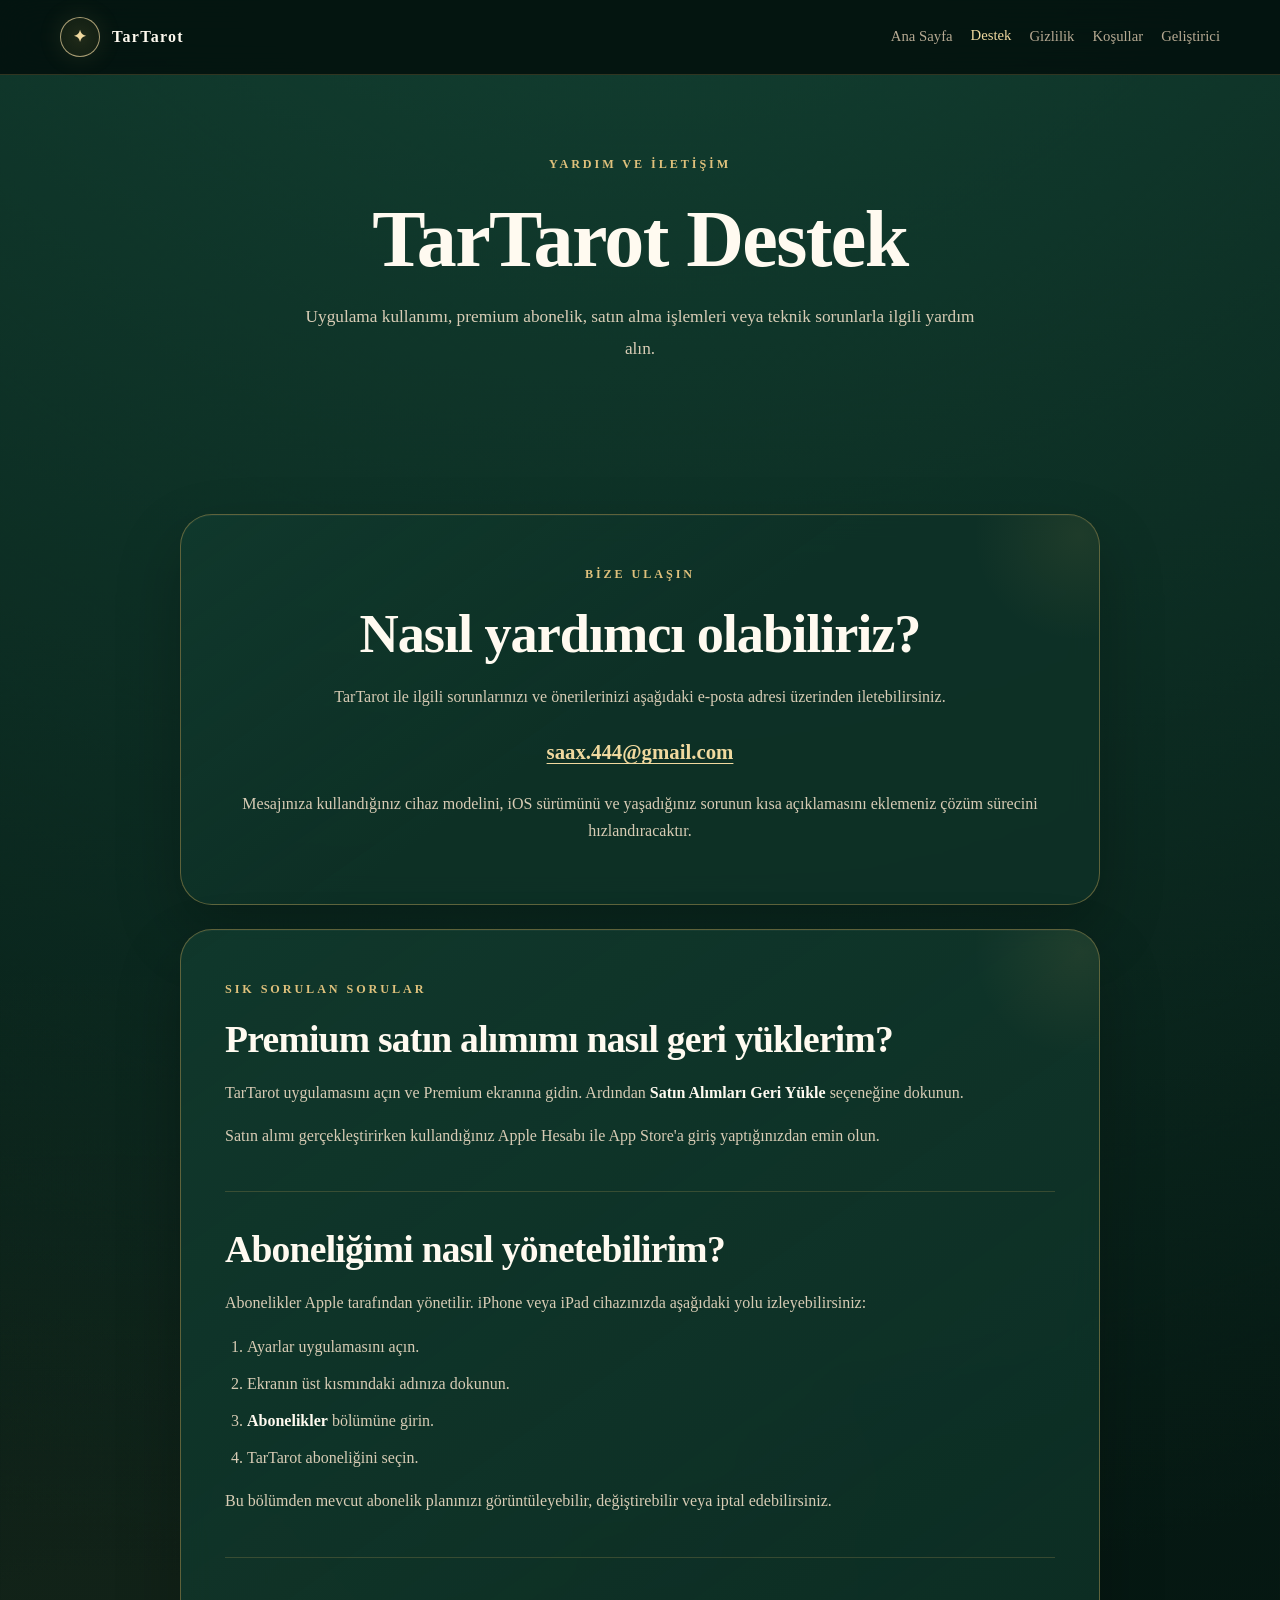
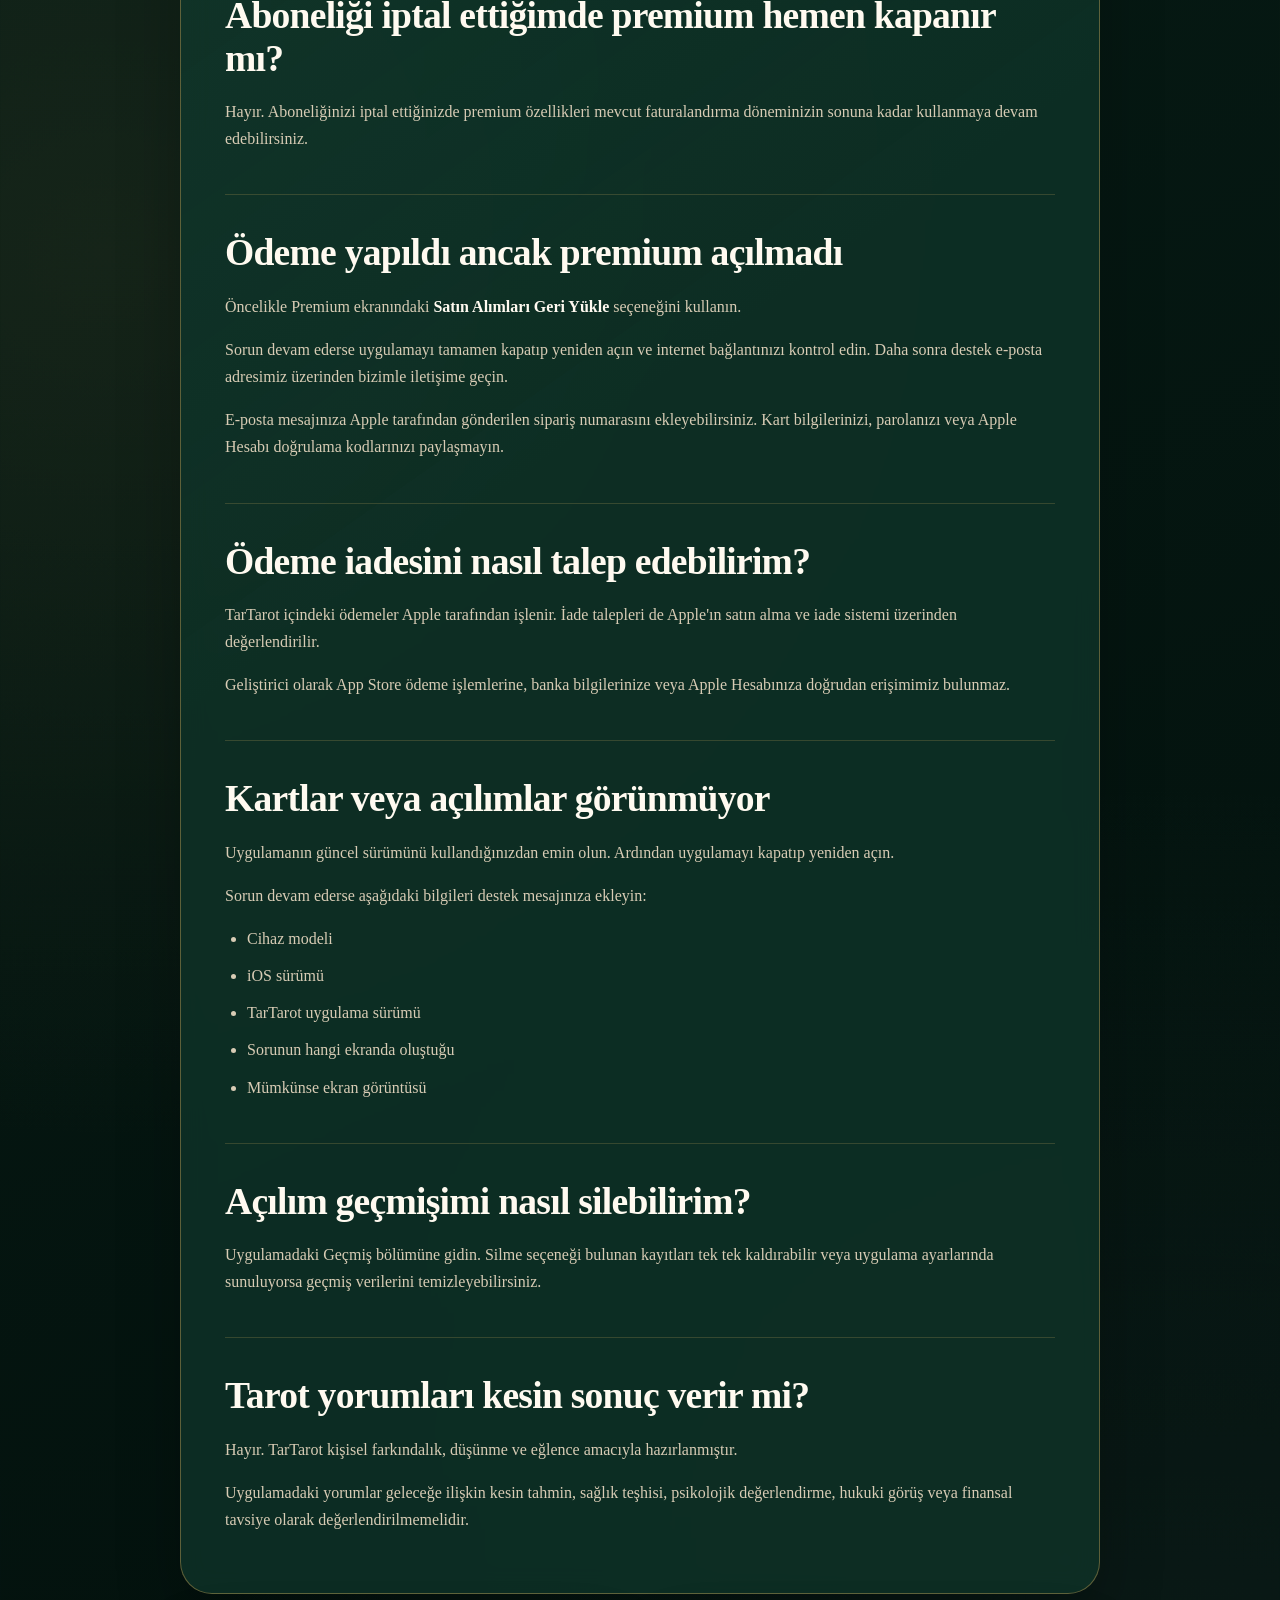
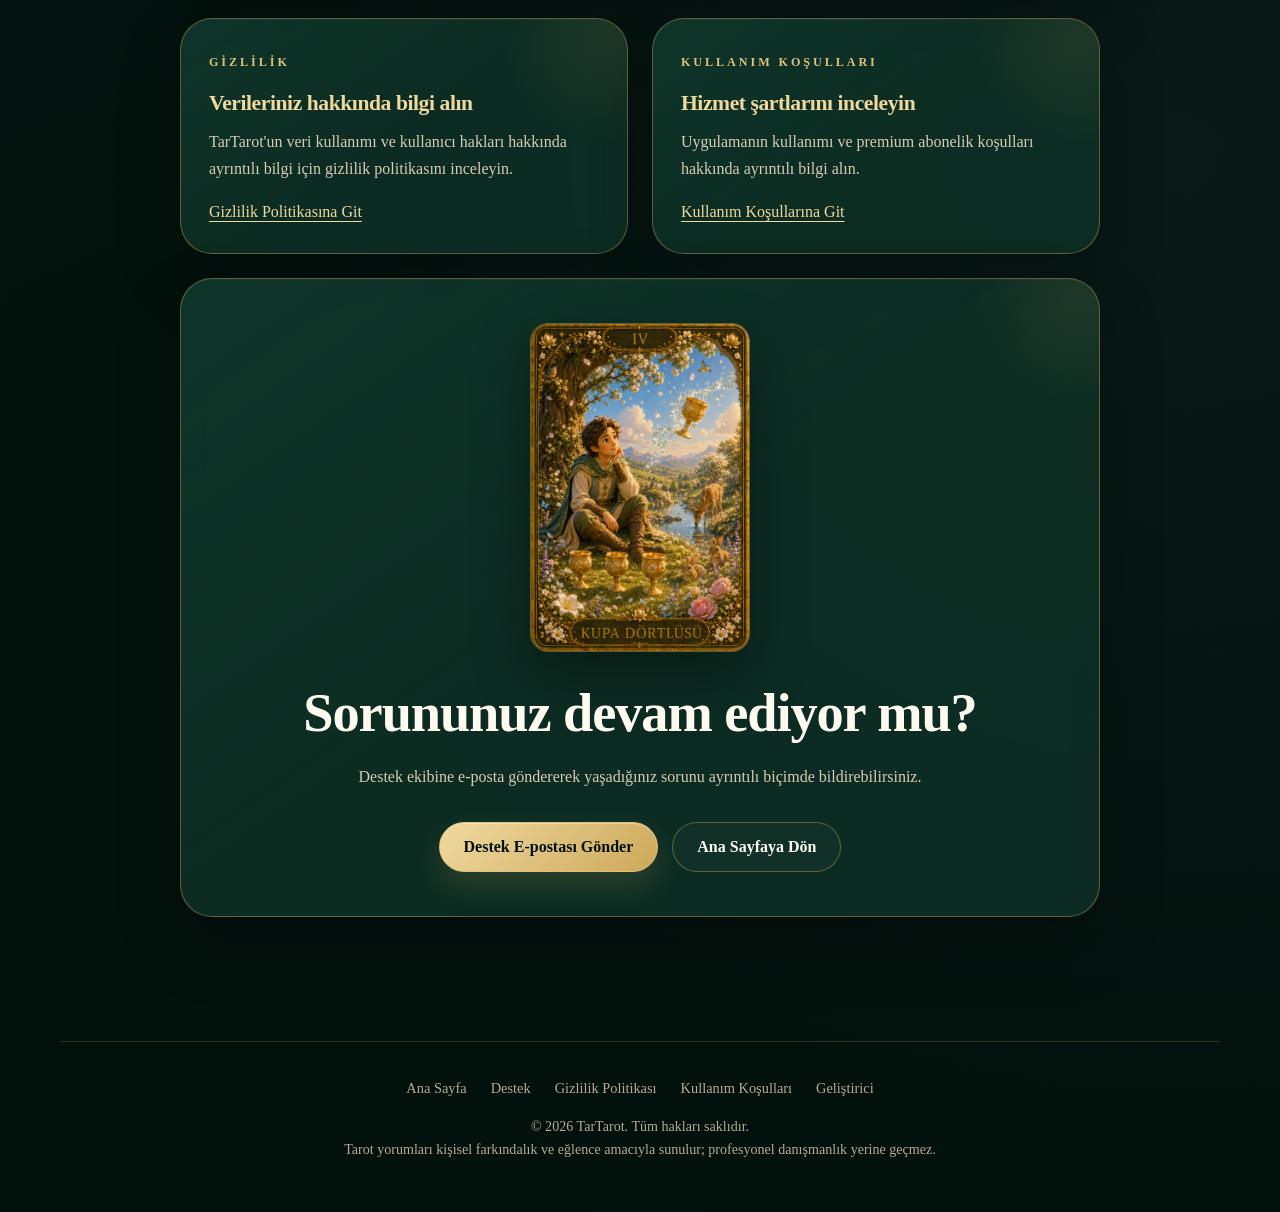
<file: support.html>
<!DOCTYPE html>
<html lang="tr">
<head>
    <meta charset="UTF-8">

    <meta
        name="viewport"
        content="width=device-width, initial-scale=1.0"
    >

    <meta
        name="description"
        content="TarTarot destek, iletişim, premium abonelik ve satın alma geri yükleme yardım sayfası."
    >

    <meta name="theme-color" content="#03110d">

    <title>Destek — TarTarot</title>

    <link rel="stylesheet" href="style.css">
</head>

<body>

    <header class="site-header">
        <nav
            class="navbar"
            aria-label="Ana navigasyon"
        >
            <a
                class="brand"
                href="index.html"
                aria-label="TarTarot ana sayfası"
            >
                <span
                    class="brand-mark"
                    aria-hidden="true"
                >
                    ✦
                </span>

                <span>TarTarot</span>
            </a>

            <div class="nav-links">
                <a href="index.html">
                    Ana Sayfa
                </a>

                <a
                    class="active"
                    href="support.html"
                >
                    Destek
                </a>

                <a href="privacy.html">
                    Gizlilik
                </a>

                <a href="terms.html">
                    Koşullar
                </a>

                <a href="developer.html">
                    Geliştirici
                </a>
            </div>
        </nav>
    </header>

    <main>

        <section class="page-heading">
            <span class="eyebrow">
                Yardım ve İletişim
            </span>

            <h1>
                TarTarot Destek
            </h1>

            <p class="lead">
                Uygulama kullanımı, premium abonelik, satın alma işlemleri
                veya teknik sorunlarla ilgili yardım alın.
            </p>
        </section>

        <section class="content">

            <div class="panel contact-box">
                <span class="eyebrow">
                    Bize Ulaşın
                </span>

                <h2>
                    Nasıl yardımcı olabiliriz?
                </h2>

                <p>
                    TarTarot ile ilgili sorunlarınızı ve önerilerinizi
                    aşağıdaki e-posta adresi üzerinden iletebilirsiniz.
                </p>

                <a
                    class="contact-email"
                    href="mailto:saax.444@gmail.com?subject=TarTarot%20Destek"
                >
                    saax.444@gmail.com
                </a>

                <p style="margin-top: 20px;">
                    Mesajınıza kullandığınız cihaz modelini, iOS sürümünü
                    ve yaşadığınız sorunun kısa açıklamasını eklemeniz
                    çözüm sürecini hızlandıracaktır.
                </p>
            </div>

            <div class="panel">
                <span class="eyebrow">
                    Sık Sorulan Sorular
                </span>

                <div class="legal-section">
                    <h2>
                        Premium satın alımımı nasıl geri yüklerim?
                    </h2>

                    <p>
                        TarTarot uygulamasını açın ve Premium ekranına gidin.
                        Ardından <strong>Satın Alımları Geri Yükle</strong>
                        seçeneğine dokunun.
                    </p>

                    <p>
                        Satın alımı gerçekleştirirken kullandığınız Apple
                        Hesabı ile App Store'a giriş yaptığınızdan emin olun.
                    </p>
                </div>

                <div class="legal-section">
                    <h2>
                        Aboneliğimi nasıl yönetebilirim?
                    </h2>

                    <p>
                        Abonelikler Apple tarafından yönetilir. iPhone veya
                        iPad cihazınızda aşağıdaki yolu izleyebilirsiniz:
                    </p>

                    <ol>
                        <li>
                            Ayarlar uygulamasını açın.
                        </li>

                        <li>
                            Ekranın üst kısmındaki adınıza dokunun.
                        </li>

                        <li>
                            <strong>Abonelikler</strong> bölümüne girin.
                        </li>

                        <li>
                            TarTarot aboneliğini seçin.
                        </li>
                    </ol>

                    <p>
                        Bu bölümden mevcut abonelik planınızı görüntüleyebilir,
                        değiştirebilir veya iptal edebilirsiniz.
                    </p>
                </div>

                <div class="legal-section">
                    <h2>
                        Aboneliği iptal ettiğimde premium hemen kapanır mı?
                    </h2>

                    <p>
                        Hayır. Aboneliğinizi iptal ettiğinizde premium
                        özellikleri mevcut faturalandırma döneminizin sonuna
                        kadar kullanmaya devam edebilirsiniz.
                    </p>
                </div>

                <div class="legal-section">
                    <h2>
                        Ödeme yapıldı ancak premium açılmadı
                    </h2>

                    <p>
                        Öncelikle Premium ekranındaki
                        <strong>Satın Alımları Geri Yükle</strong> seçeneğini
                        kullanın.
                    </p>

                    <p>
                        Sorun devam ederse uygulamayı tamamen kapatıp yeniden
                        açın ve internet bağlantınızı kontrol edin. Daha sonra
                        destek e-posta adresimiz üzerinden bizimle iletişime
                        geçin.
                    </p>

                    <p>
                        E-posta mesajınıza Apple tarafından gönderilen sipariş
                        numarasını ekleyebilirsiniz. Kart bilgilerinizi,
                        parolanızı veya Apple Hesabı doğrulama kodlarınızı
                        paylaşmayın.
                    </p>
                </div>

                <div class="legal-section">
                    <h2>
                        Ödeme iadesini nasıl talep edebilirim?
                    </h2>

                    <p>
                        TarTarot içindeki ödemeler Apple tarafından işlenir.
                        İade talepleri de Apple'ın satın alma ve iade sistemi
                        üzerinden değerlendirilir.
                    </p>

                    <p>
                        Geliştirici olarak App Store ödeme işlemlerine,
                        banka bilgilerinize veya Apple Hesabınıza doğrudan
                        erişimimiz bulunmaz.
                    </p>
                </div>

                <div class="legal-section">
                    <h2>
                        Kartlar veya açılımlar görünmüyor
                    </h2>

                    <p>
                        Uygulamanın güncel sürümünü kullandığınızdan emin olun.
                        Ardından uygulamayı kapatıp yeniden açın.
                    </p>

                    <p>
                        Sorun devam ederse aşağıdaki bilgileri destek
                        mesajınıza ekleyin:
                    </p>

                    <ul>
                        <li>
                            Cihaz modeli
                        </li>

                        <li>
                            iOS sürümü
                        </li>

                        <li>
                            TarTarot uygulama sürümü
                        </li>

                        <li>
                            Sorunun hangi ekranda oluştuğu
                        </li>

                        <li>
                            Mümkünse ekran görüntüsü
                        </li>
                    </ul>
                </div>

                <div class="legal-section">
                    <h2>
                        Açılım geçmişimi nasıl silebilirim?
                    </h2>

                    <p>
                        Uygulamadaki Geçmiş bölümüne gidin. Silme seçeneği
                        bulunan kayıtları tek tek kaldırabilir veya uygulama
                        ayarlarında sunuluyorsa geçmiş verilerini
                        temizleyebilirsiniz.
                    </p>
                </div>

                <div class="legal-section">
                    <h2>
                        Tarot yorumları kesin sonuç verir mi?
                    </h2>

                    <p>
                        Hayır. TarTarot kişisel farkındalık, düşünme ve
                        eğlence amacıyla hazırlanmıştır.
                    </p>

                    <p>
                        Uygulamadaki yorumlar geleceğe ilişkin kesin tahmin,
                        sağlık teşhisi, psikolojik değerlendirme, hukuki görüş
                        veya finansal tavsiye olarak değerlendirilmemelidir.
                    </p>
                </div>
            </div>

            <div class="grid grid-2">

                <article class="glass-card">
                    <span class="eyebrow">
                        Gizlilik
                    </span>

                    <h3>
                        Verileriniz hakkında bilgi alın
                    </h3>

                    <p>
                        TarTarot'un veri kullanımı ve kullanıcı hakları
                        hakkında ayrıntılı bilgi için gizlilik politikasını
                        inceleyin.
                    </p>

                    <a href="privacy.html">
                        Gizlilik Politikasına Git
                    </a>
                </article>

                <article class="glass-card">
                    <span class="eyebrow">
                        Kullanım Koşulları
                    </span>

                    <h3>
                        Hizmet şartlarını inceleyin
                    </h3>

                    <p>
                        Uygulamanın kullanımı ve premium abonelik koşulları
                        hakkında ayrıntılı bilgi alın.
                    </p>

                    <a href="terms.html">
                        Kullanım Koşullarına Git
                    </a>
                </article>

            </div>

            <div class="panel contact-box">
                <img
                    src="images/cups_04_kupa_dortlusu.png"
                    alt="Kupa Dörtlüsü tarot kartı"
                    style="
                        width: min(220px, 70%);
                        margin: 0 auto 30px;
                        border-radius: 18px;
                        border: 1px solid var(--border-medium);
                        box-shadow: 0 24px 55px rgba(0, 0, 0, 0.38);
                    "
                >

                <h2>
                    Sorununuz devam ediyor mu?
                </h2>

                <p>
                    Destek ekibine e-posta göndererek yaşadığınız sorunu
                    ayrıntılı biçimde bildirebilirsiniz.
                </p>

                <div
                    class="button-row"
                    style="justify-content: center;"
                >
                    <a
                        class="button"
                        href="mailto:saax.444@gmail.com?subject=TarTarot%20Destek"
                    >
                        Destek E-postası Gönder
                    </a>

                    <a
                        class="button button-secondary"
                        href="index.html"
                    >
                        Ana Sayfaya Dön
                    </a>
                </div>
            </div>

        </section>

    </main>

    <footer class="site-footer">

        <div class="footer-links">
            <a href="index.html">
                Ana Sayfa
            </a>

            <a href="support.html">
                Destek
            </a>

            <a href="privacy.html">
                Gizlilik Politikası
            </a>

            <a href="terms.html">
                Kullanım Koşulları
            </a>

            <a href="developer.html">
                Geliştirici
            </a>
        </div>

        <p>
            © 2026 TarTarot. Tüm hakları saklıdır.
        </p>

        <p>
            Tarot yorumları kişisel farkındalık ve eğlence amacıyla
            sunulur; profesyonel danışmanlık yerine geçmez.
        </p>

    </footer>

</body>
</html>
</file>
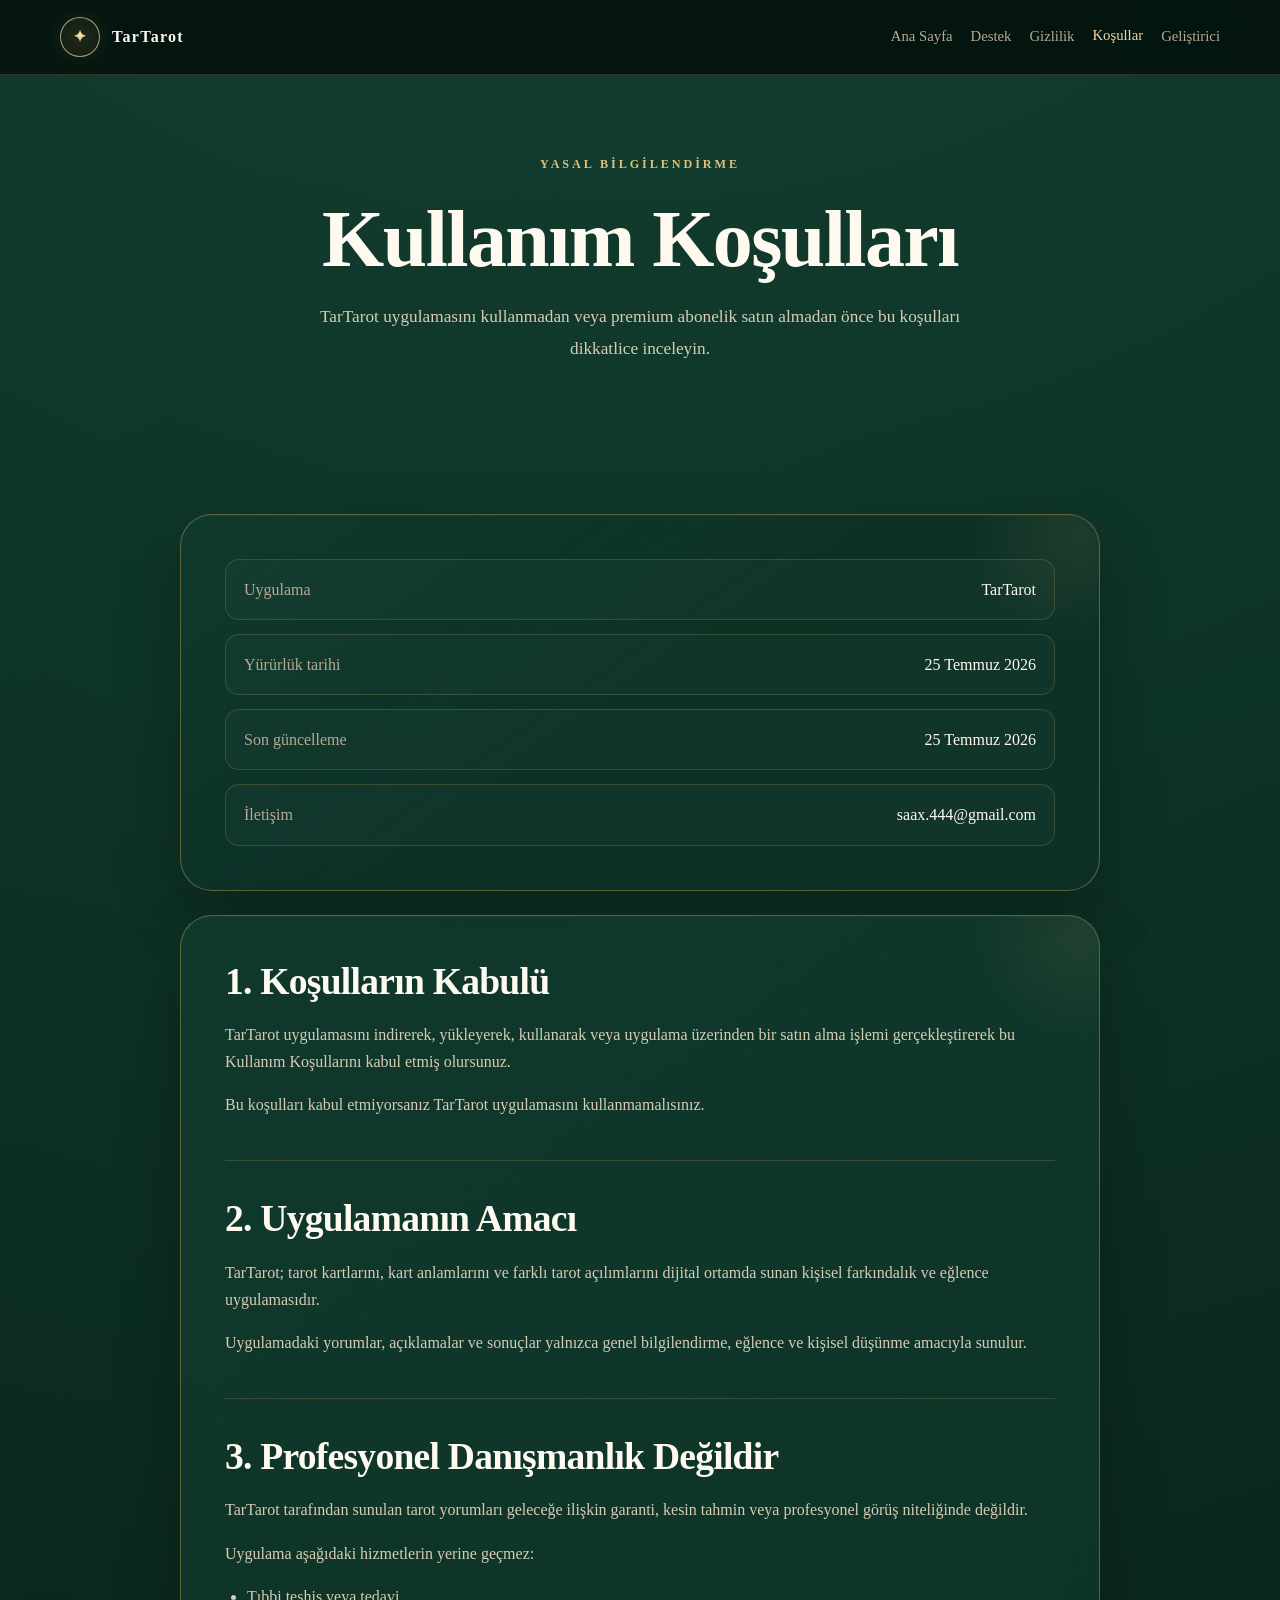
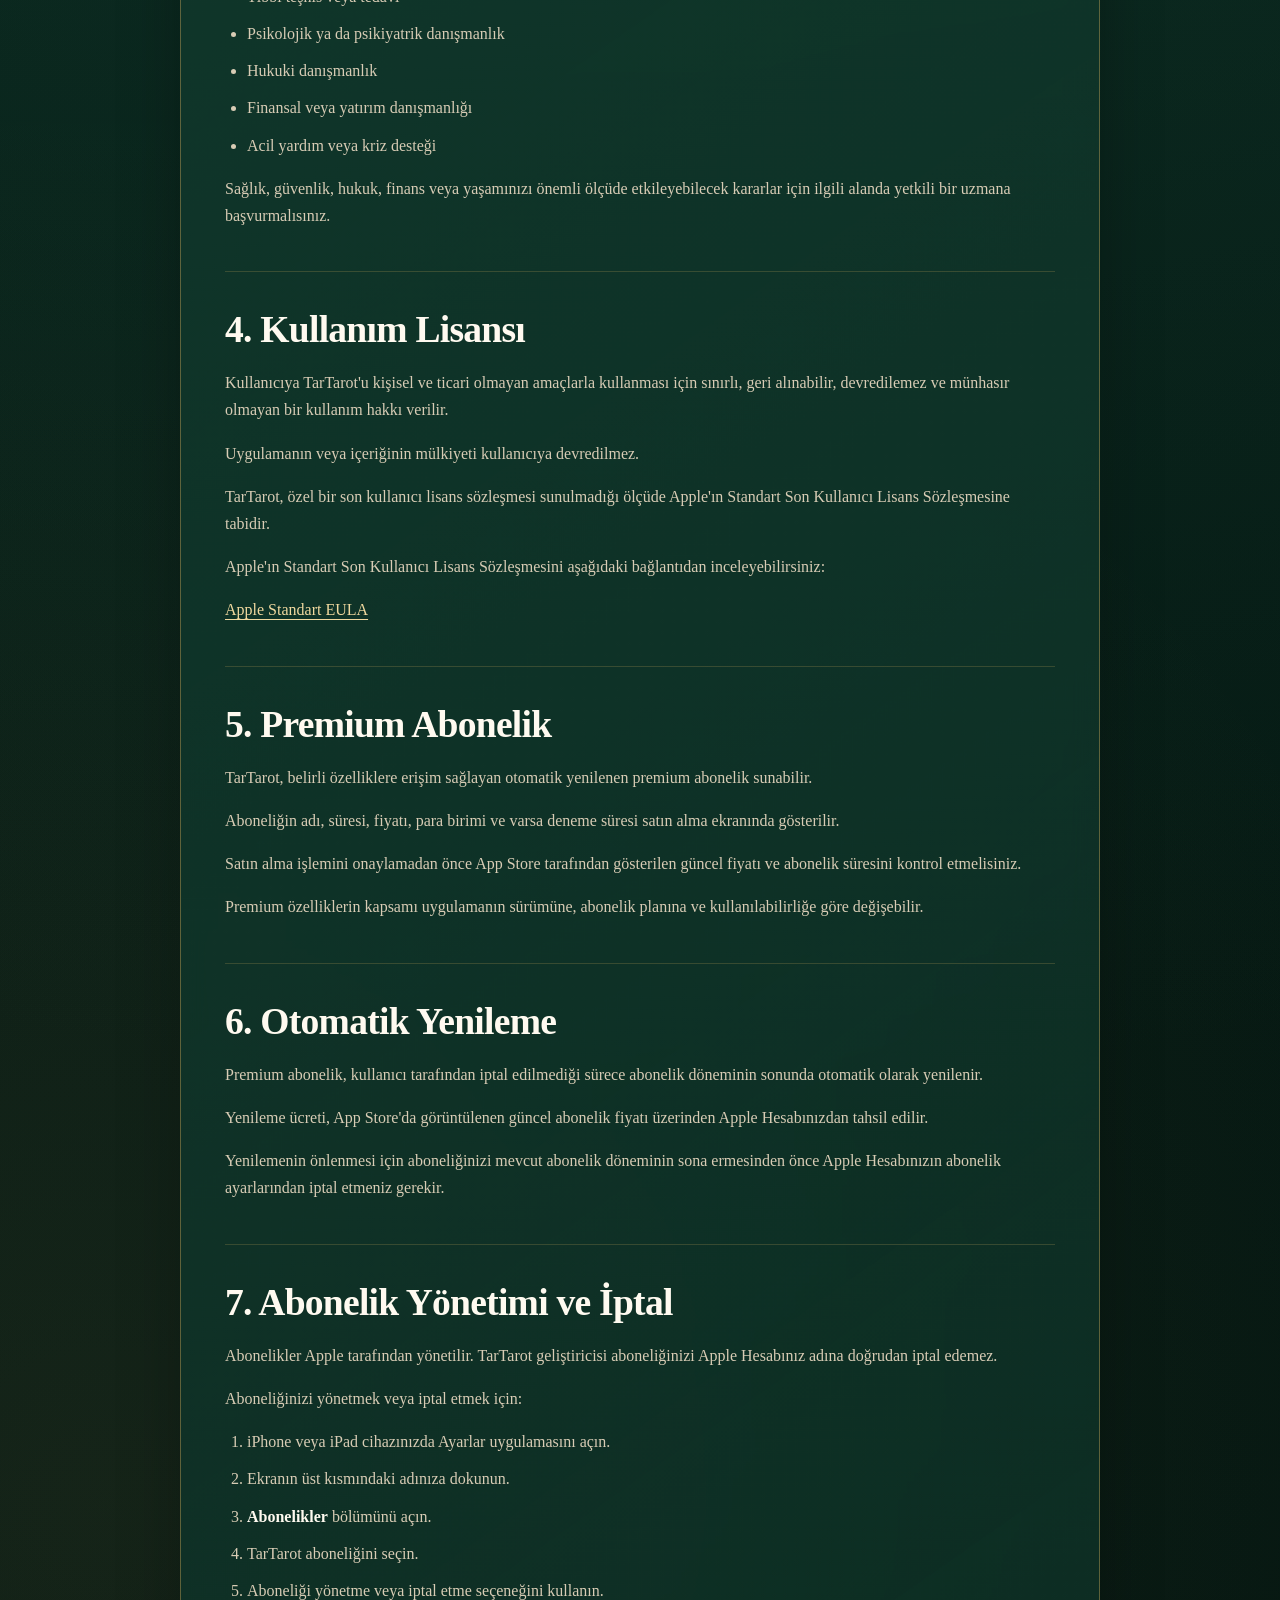
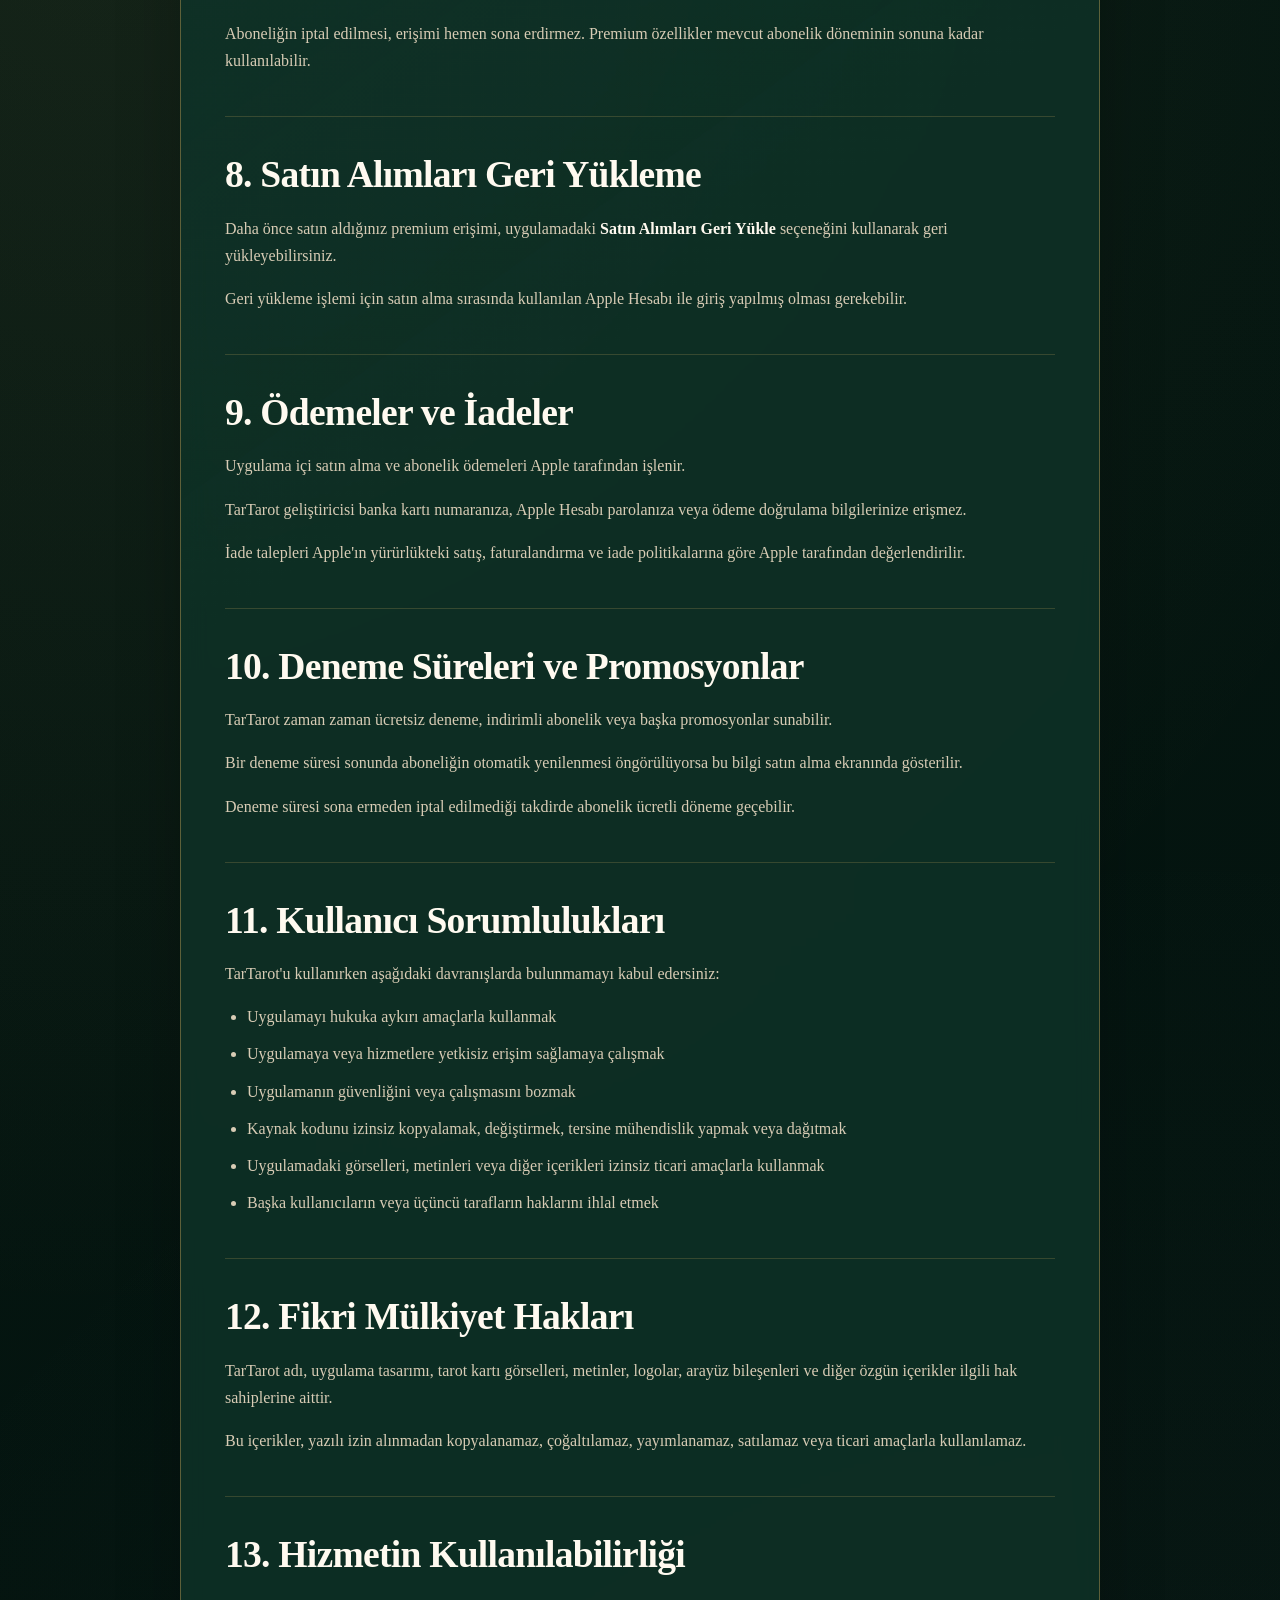
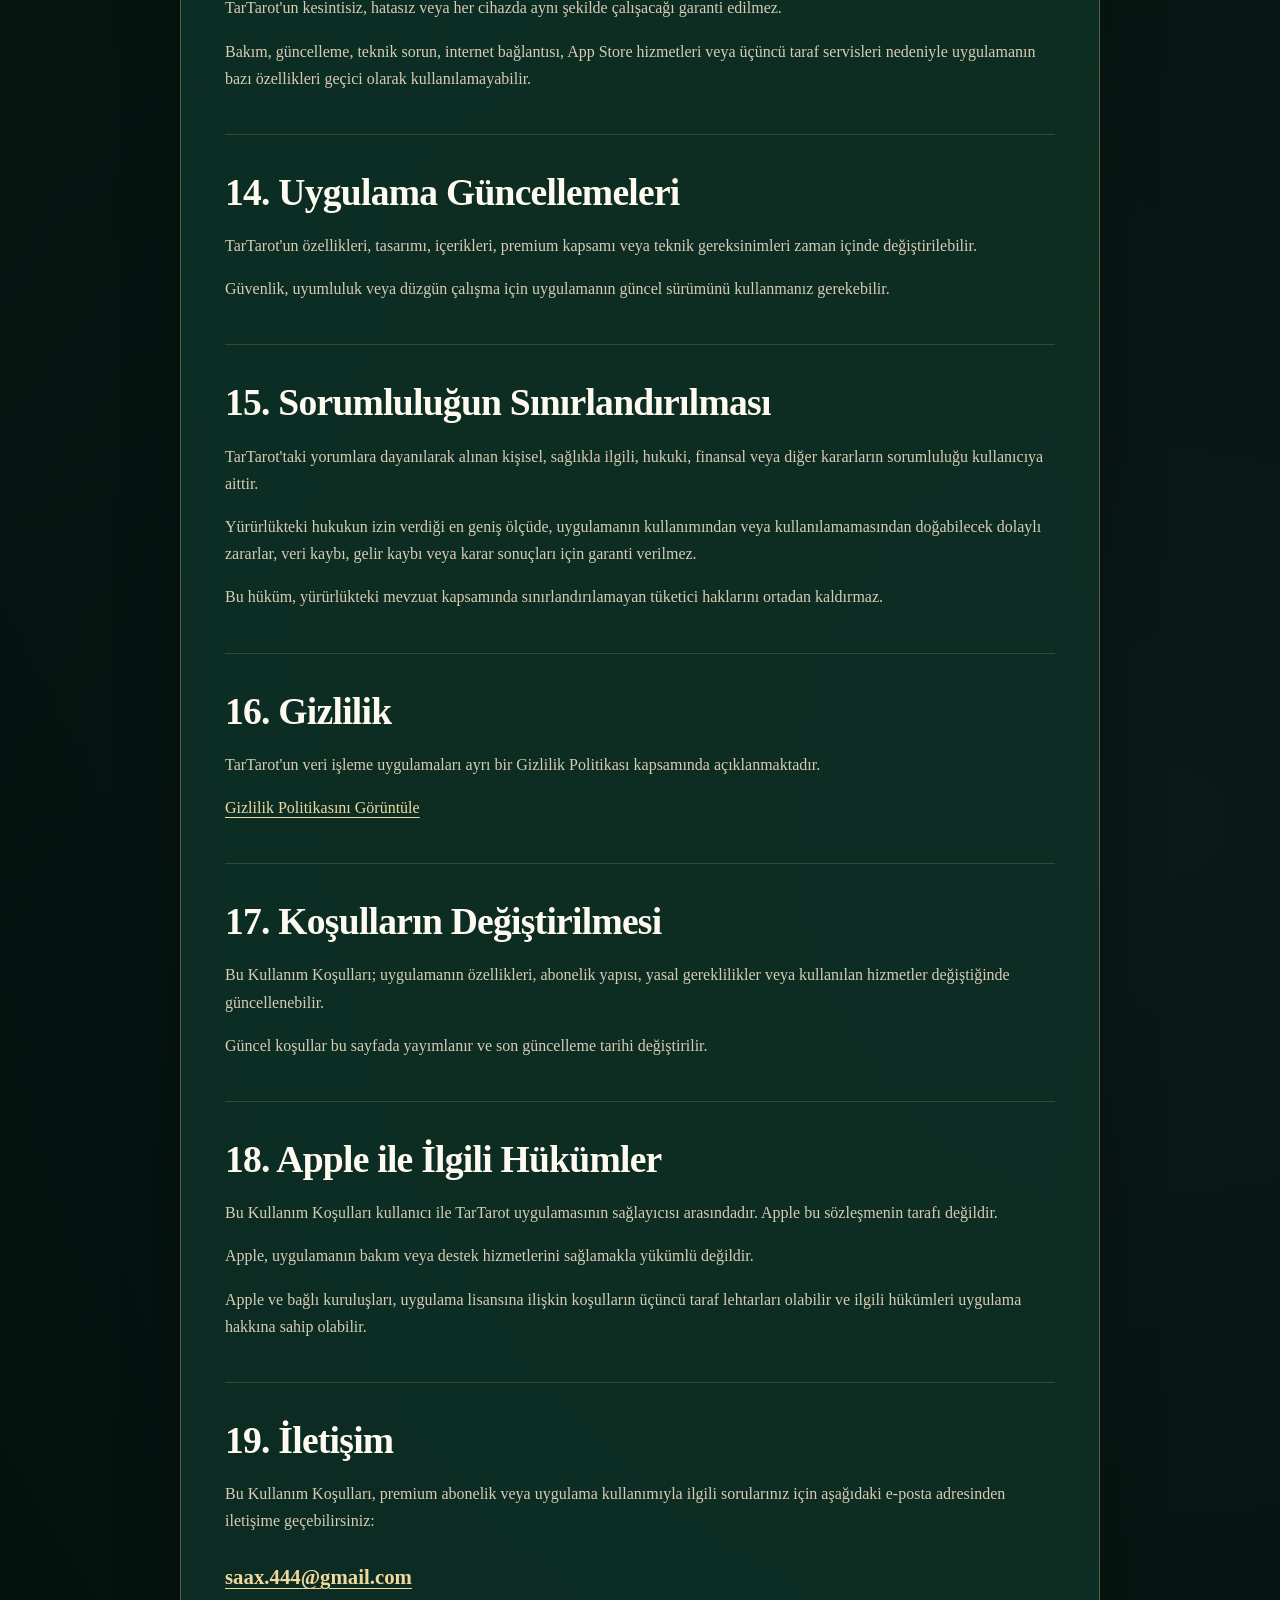
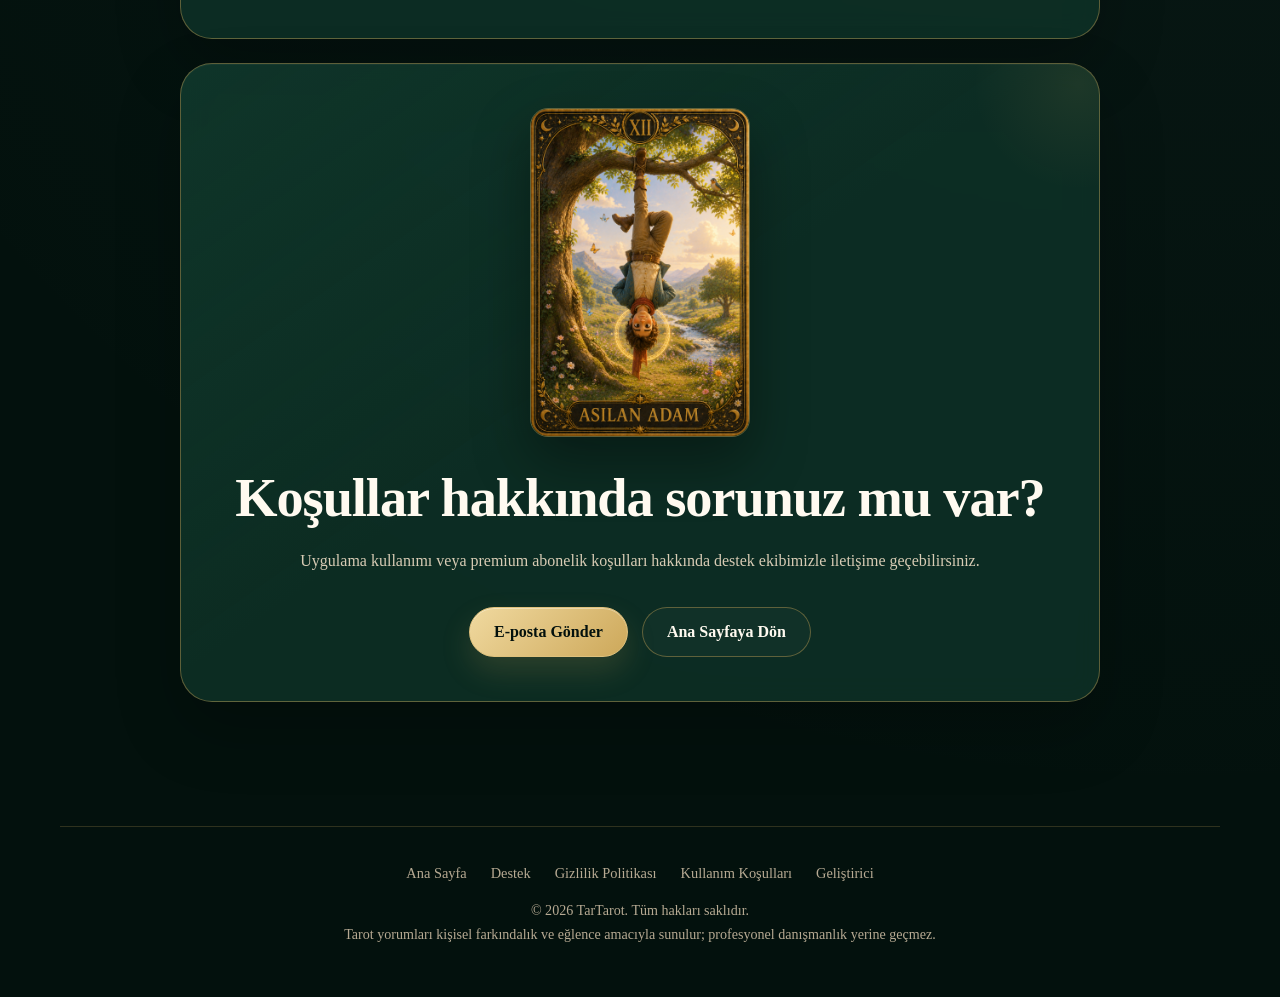
<file: terms.html>
<!DOCTYPE html>
<html lang="tr">
<head>
    <meta charset="UTF-8">

    <meta
        name="viewport"
        content="width=device-width, initial-scale=1.0"
    >

    <meta
        name="description"
        content="TarTarot kullanım koşulları, premium abonelik şartları ve kullanıcı sorumlulukları."
    >

    <meta name="theme-color" content="#03110d">

    <title>Kullanım Koşulları — TarTarot</title>

    <link rel="stylesheet" href="style.css">
</head>

<body>

    <header class="site-header">
        <nav
            class="navbar"
            aria-label="Ana navigasyon"
        >
            <a
                class="brand"
                href="index.html"
                aria-label="TarTarot ana sayfası"
            >
                <span
                    class="brand-mark"
                    aria-hidden="true"
                >
                    ✦
                </span>

                <span>TarTarot</span>
            </a>

            <div class="nav-links">
                <a href="index.html">
                    Ana Sayfa
                </a>

                <a href="support.html">
                    Destek
                </a>

                <a href="privacy.html">
                    Gizlilik
                </a>

                <a
                    class="active"
                    href="terms.html"
                >
                    Koşullar
                </a>

                <a href="developer.html">
                    Geliştirici
                </a>
            </div>
        </nav>
    </header>

    <main>

        <section class="page-heading">
            <span class="eyebrow">
                Yasal Bilgilendirme
            </span>

            <h1>
                Kullanım Koşulları
            </h1>

            <p class="lead">
                TarTarot uygulamasını kullanmadan veya premium abonelik
                satın almadan önce bu koşulları dikkatlice inceleyin.
            </p>
        </section>

        <section class="content">

            <div class="panel">
                <div class="info-list">

                    <div class="info-row">
                        <span>Uygulama</span>
                        <span>TarTarot</span>
                    </div>

                    <div class="info-row">
                        <span>Yürürlük tarihi</span>
                        <span>25 Temmuz 2026</span>
                    </div>

                    <div class="info-row">
                        <span>Son güncelleme</span>
                        <span>25 Temmuz 2026</span>
                    </div>

                    <div class="info-row">
                        <span>İletişim</span>
                        <span>saax.444@gmail.com</span>
                    </div>

                </div>
            </div>

            <div class="panel">

                <section class="legal-section">
                    <h2>
                        1. Koşulların Kabulü
                    </h2>

                    <p>
                        TarTarot uygulamasını indirerek, yükleyerek,
                        kullanarak veya uygulama üzerinden bir satın alma
                        işlemi gerçekleştirerek bu Kullanım Koşullarını
                        kabul etmiş olursunuz.
                    </p>

                    <p>
                        Bu koşulları kabul etmiyorsanız TarTarot
                        uygulamasını kullanmamalısınız.
                    </p>
                </section>

                <section class="legal-section">
                    <h2>
                        2. Uygulamanın Amacı
                    </h2>

                    <p>
                        TarTarot; tarot kartlarını, kart anlamlarını ve
                        farklı tarot açılımlarını dijital ortamda sunan
                        kişisel farkındalık ve eğlence uygulamasıdır.
                    </p>

                    <p>
                        Uygulamadaki yorumlar, açıklamalar ve sonuçlar
                        yalnızca genel bilgilendirme, eğlence ve kişisel
                        düşünme amacıyla sunulur.
                    </p>
                </section>

                <section class="legal-section">
                    <h2>
                        3. Profesyonel Danışmanlık Değildir
                    </h2>

                    <p>
                        TarTarot tarafından sunulan tarot yorumları
                        geleceğe ilişkin garanti, kesin tahmin veya
                        profesyonel görüş niteliğinde değildir.
                    </p>

                    <p>
                        Uygulama aşağıdaki hizmetlerin yerine geçmez:
                    </p>

                    <ul>
                        <li>
                            Tıbbi teşhis veya tedavi
                        </li>

                        <li>
                            Psikolojik ya da psikiyatrik danışmanlık
                        </li>

                        <li>
                            Hukuki danışmanlık
                        </li>

                        <li>
                            Finansal veya yatırım danışmanlığı
                        </li>

                        <li>
                            Acil yardım veya kriz desteği
                        </li>
                    </ul>

                    <p>
                        Sağlık, güvenlik, hukuk, finans veya yaşamınızı
                        önemli ölçüde etkileyebilecek kararlar için ilgili
                        alanda yetkili bir uzmana başvurmalısınız.
                    </p>
                </section>

                <section class="legal-section">
                    <h2>
                        4. Kullanım Lisansı
                    </h2>

                    <p>
                        Kullanıcıya TarTarot'u kişisel ve ticari olmayan
                        amaçlarla kullanması için sınırlı, geri alınabilir,
                        devredilemez ve münhasır olmayan bir kullanım
                        hakkı verilir.
                    </p>

                    <p>
                        Uygulamanın veya içeriğinin mülkiyeti kullanıcıya
                        devredilmez.
                    </p>

                    <p>
                        TarTarot, özel bir son kullanıcı lisans sözleşmesi
                        sunulmadığı ölçüde Apple'ın Standart Son Kullanıcı
                        Lisans Sözleşmesine tabidir.
                    </p>

                    <p>
                        Apple'ın Standart Son Kullanıcı Lisans
                        Sözleşmesini aşağıdaki bağlantıdan
                        inceleyebilirsiniz:
                    </p>

                    <a
                        href="https://www.apple.com/legal/internet-services/itunes/dev/stdeula/"
                        target="_blank"
                        rel="noopener noreferrer"
                    >
                        Apple Standart EULA
                    </a>
                </section>

                <section class="legal-section">
                    <h2>
                        5. Premium Abonelik
                    </h2>

                    <p>
                        TarTarot, belirli özelliklere erişim sağlayan
                        otomatik yenilenen premium abonelik sunabilir.
                    </p>

                    <p>
                        Aboneliğin adı, süresi, fiyatı, para birimi ve
                        varsa deneme süresi satın alma ekranında
                        gösterilir.
                    </p>

                    <p>
                        Satın alma işlemini onaylamadan önce App Store
                        tarafından gösterilen güncel fiyatı ve abonelik
                        süresini kontrol etmelisiniz.
                    </p>

                    <p>
                        Premium özelliklerin kapsamı uygulamanın sürümüne,
                        abonelik planına ve kullanılabilirliğe göre
                        değişebilir.
                    </p>
                </section>

                <section class="legal-section">
                    <h2>
                        6. Otomatik Yenileme
                    </h2>

                    <p>
                        Premium abonelik, kullanıcı tarafından iptal
                        edilmediği sürece abonelik döneminin sonunda
                        otomatik olarak yenilenir.
                    </p>

                    <p>
                        Yenileme ücreti, App Store'da görüntülenen güncel
                        abonelik fiyatı üzerinden Apple Hesabınızdan
                        tahsil edilir.
                    </p>

                    <p>
                        Yenilemenin önlenmesi için aboneliğinizi mevcut
                        abonelik döneminin sona ermesinden önce Apple
                        Hesabınızın abonelik ayarlarından iptal etmeniz
                        gerekir.
                    </p>
                </section>

                <section class="legal-section">
                    <h2>
                        7. Abonelik Yönetimi ve İptal
                    </h2>

                    <p>
                        Abonelikler Apple tarafından yönetilir. TarTarot
                        geliştiricisi aboneliğinizi Apple Hesabınız adına
                        doğrudan iptal edemez.
                    </p>

                    <p>
                        Aboneliğinizi yönetmek veya iptal etmek için:
                    </p>

                    <ol>
                        <li>
                            iPhone veya iPad cihazınızda Ayarlar
                            uygulamasını açın.
                        </li>

                        <li>
                            Ekranın üst kısmındaki adınıza dokunun.
                        </li>

                        <li>
                            <strong>Abonelikler</strong> bölümünü açın.
                        </li>

                        <li>
                            TarTarot aboneliğini seçin.
                        </li>

                        <li>
                            Aboneliği yönetme veya iptal etme seçeneğini
                            kullanın.
                        </li>
                    </ol>

                    <p>
                        Aboneliğin iptal edilmesi, erişimi hemen sona
                        erdirmez. Premium özellikler mevcut abonelik
                        döneminin sonuna kadar kullanılabilir.
                    </p>
                </section>

                <section class="legal-section">
                    <h2>
                        8. Satın Alımları Geri Yükleme
                    </h2>

                    <p>
                        Daha önce satın aldığınız premium erişimi,
                        uygulamadaki
                        <strong>Satın Alımları Geri Yükle</strong>
                        seçeneğini kullanarak geri yükleyebilirsiniz.
                    </p>

                    <p>
                        Geri yükleme işlemi için satın alma sırasında
                        kullanılan Apple Hesabı ile giriş yapılmış olması
                        gerekebilir.
                    </p>
                </section>

                <section class="legal-section">
                    <h2>
                        9. Ödemeler ve İadeler
                    </h2>

                    <p>
                        Uygulama içi satın alma ve abonelik ödemeleri Apple
                        tarafından işlenir.
                    </p>

                    <p>
                        TarTarot geliştiricisi banka kartı numaranıza,
                        Apple Hesabı parolanıza veya ödeme doğrulama
                        bilgilerinize erişmez.
                    </p>

                    <p>
                        İade talepleri Apple'ın yürürlükteki satış,
                        faturalandırma ve iade politikalarına göre Apple
                        tarafından değerlendirilir.
                    </p>
                </section>

                <section class="legal-section">
                    <h2>
                        10. Deneme Süreleri ve Promosyonlar
                    </h2>

                    <p>
                        TarTarot zaman zaman ücretsiz deneme, indirimli
                        abonelik veya başka promosyonlar sunabilir.
                    </p>

                    <p>
                        Bir deneme süresi sonunda aboneliğin otomatik
                        yenilenmesi öngörülüyorsa bu bilgi satın alma
                        ekranında gösterilir.
                    </p>

                    <p>
                        Deneme süresi sona ermeden iptal edilmediği takdirde
                        abonelik ücretli döneme geçebilir.
                    </p>
                </section>

                <section class="legal-section">
                    <h2>
                        11. Kullanıcı Sorumlulukları
                    </h2>

                    <p>
                        TarTarot'u kullanırken aşağıdaki davranışlarda
                        bulunmamayı kabul edersiniz:
                    </p>

                    <ul>
                        <li>
                            Uygulamayı hukuka aykırı amaçlarla kullanmak
                        </li>

                        <li>
                            Uygulamaya veya hizmetlere yetkisiz erişim
                            sağlamaya çalışmak
                        </li>

                        <li>
                            Uygulamanın güvenliğini veya çalışmasını bozmak
                        </li>

                        <li>
                            Kaynak kodunu izinsiz kopyalamak, değiştirmek,
                            tersine mühendislik yapmak veya dağıtmak
                        </li>

                        <li>
                            Uygulamadaki görselleri, metinleri veya diğer
                            içerikleri izinsiz ticari amaçlarla kullanmak
                        </li>

                        <li>
                            Başka kullanıcıların veya üçüncü tarafların
                            haklarını ihlal etmek
                        </li>
                    </ul>
                </section>

                <section class="legal-section">
                    <h2>
                        12. Fikri Mülkiyet Hakları
                    </h2>

                    <p>
                        TarTarot adı, uygulama tasarımı, tarot kartı
                        görselleri, metinler, logolar, arayüz bileşenleri
                        ve diğer özgün içerikler ilgili hak sahiplerine
                        aittir.
                    </p>

                    <p>
                        Bu içerikler, yazılı izin alınmadan kopyalanamaz,
                        çoğaltılamaz, yayımlanamaz, satılamaz veya ticari
                        amaçlarla kullanılamaz.
                    </p>
                </section>

                <section class="legal-section">
                    <h2>
                        13. Hizmetin Kullanılabilirliği
                    </h2>

                    <p>
                        TarTarot'un kesintisiz, hatasız veya her cihazda
                        aynı şekilde çalışacağı garanti edilmez.
                    </p>

                    <p>
                        Bakım, güncelleme, teknik sorun, internet bağlantısı,
                        App Store hizmetleri veya üçüncü taraf servisleri
                        nedeniyle uygulamanın bazı özellikleri geçici olarak
                        kullanılamayabilir.
                    </p>
                </section>

                <section class="legal-section">
                    <h2>
                        14. Uygulama Güncellemeleri
                    </h2>

                    <p>
                        TarTarot'un özellikleri, tasarımı, içerikleri,
                        premium kapsamı veya teknik gereksinimleri zaman
                        içinde değiştirilebilir.
                    </p>

                    <p>
                        Güvenlik, uyumluluk veya düzgün çalışma için
                        uygulamanın güncel sürümünü kullanmanız gerekebilir.
                    </p>
                </section>

                <section class="legal-section">
                    <h2>
                        15. Sorumluluğun Sınırlandırılması
                    </h2>

                    <p>
                        TarTarot'taki yorumlara dayanılarak alınan kişisel,
                        sağlıkla ilgili, hukuki, finansal veya diğer
                        kararların sorumluluğu kullanıcıya aittir.
                    </p>

                    <p>
                        Yürürlükteki hukukun izin verdiği en geniş ölçüde,
                        uygulamanın kullanımından veya kullanılamamasından
                        doğabilecek dolaylı zararlar, veri kaybı, gelir
                        kaybı veya karar sonuçları için garanti verilmez.
                    </p>

                    <p>
                        Bu hüküm, yürürlükteki mevzuat kapsamında
                        sınırlandırılamayan tüketici haklarını ortadan
                        kaldırmaz.
                    </p>
                </section>

                <section class="legal-section">
                    <h2>
                        16. Gizlilik
                    </h2>

                    <p>
                        TarTarot'un veri işleme uygulamaları ayrı bir
                        Gizlilik Politikası kapsamında açıklanmaktadır.
                    </p>

                    <a href="privacy.html">
                        Gizlilik Politikasını Görüntüle
                    </a>
                </section>

                <section class="legal-section">
                    <h2>
                        17. Koşulların Değiştirilmesi
                    </h2>

                    <p>
                        Bu Kullanım Koşulları; uygulamanın özellikleri,
                        abonelik yapısı, yasal gereklilikler veya kullanılan
                        hizmetler değiştiğinde güncellenebilir.
                    </p>

                    <p>
                        Güncel koşullar bu sayfada yayımlanır ve son
                        güncelleme tarihi değiştirilir.
                    </p>
                </section>

                <section class="legal-section">
                    <h2>
                        18. Apple ile İlgili Hükümler
                    </h2>

                    <p>
                        Bu Kullanım Koşulları kullanıcı ile TarTarot
                        uygulamasının sağlayıcısı arasındadır. Apple bu
                        sözleşmenin tarafı değildir.
                    </p>

                    <p>
                        Apple, uygulamanın bakım veya destek hizmetlerini
                        sağlamakla yükümlü değildir.
                    </p>

                    <p>
                        Apple ve bağlı kuruluşları, uygulama lisansına
                        ilişkin koşulların üçüncü taraf lehtarları olabilir
                        ve ilgili hükümleri uygulama hakkına sahip olabilir.
                    </p>
                </section>

                <section class="legal-section">
                    <h2>
                        19. İletişim
                    </h2>

                    <p>
                        Bu Kullanım Koşulları, premium abonelik veya
                        uygulama kullanımıyla ilgili sorularınız için
                        aşağıdaki e-posta adresinden iletişime
                        geçebilirsiniz:
                    </p>

                    <a
                        class="contact-email"
                        href="mailto:saax.444@gmail.com?subject=TarTarot%20Kullanım%20Koşulları"
                    >
                        saax.444@gmail.com
                    </a>
                </section>

            </div>

            <div class="panel contact-box">
                <img
                    src="images/major_12_asilan_adam.png"
                    alt="Asılan Adam tarot kartı"
                    style="
                        width: min(220px, 70%);
                        margin: 0 auto 30px;
                        border-radius: 18px;
                        border: 1px solid var(--border-medium);
                        box-shadow: 0 24px 55px rgba(0, 0, 0, 0.38);
                    "
                >

                <h2>
                    Koşullar hakkında sorunuz mu var?
                </h2>

                <p>
                    Uygulama kullanımı veya premium abonelik koşulları
                    hakkında destek ekibimizle iletişime geçebilirsiniz.
                </p>

                <div
                    class="button-row"
                    style="justify-content: center;"
                >
                    <a
                        class="button"
                        href="mailto:saax.444@gmail.com?subject=TarTarot%20Kullanım%20Koşulları"
                    >
                        E-posta Gönder
                    </a>

                    <a
                        class="button button-secondary"
                        href="index.html"
                    >
                        Ana Sayfaya Dön
                    </a>
                </div>
            </div>

        </section>

    </main>

    <footer class="site-footer">

        <div class="footer-links">
            <a href="index.html">
                Ana Sayfa
            </a>

            <a href="support.html">
                Destek
            </a>

            <a href="privacy.html">
                Gizlilik Politikası
            </a>

            <a href="terms.html">
                Kullanım Koşulları
            </a>

            <a href="developer.html">
                Geliştirici
            </a>
        </div>

        <p>
            © 2026 TarTarot. Tüm hakları saklıdır.
        </p>

        <p>
            Tarot yorumları kişisel farkındalık ve eğlence amacıyla
            sunulur; profesyonel danışmanlık yerine geçmez.
        </p>

    </footer>

</body>
</html>
</file>
<file: style.css>
:root {
    --emerald-950: #03110d;
    --emerald-900: #061a14;
    --emerald-850: #09221a;
    --emerald-800: #0b2c22;
    --emerald-700: #123e30;
    --emerald-600: #18513f;

    --gold-500: #cda85a;
    --gold-400: #dfc17c;
    --gold-300: #f0d99f;
    --gold-200: #f7e9bf;

    --cream-100: #fffaf0;
    --cream-200: #f4ead7;
    --cream-300: #d8ccb5;
    --cream-400: #b7aa93;

    --rose-400: #c67c87;
    --blue-400: #7da7b5;

    --surface-soft: rgba(12, 42, 33, 0.76);
    --surface-strong: rgba(5, 24, 18, 0.92);
    --surface-card: rgba(15, 50, 39, 0.86);

    --border-soft: rgba(205, 168, 90, 0.22);
    --border-medium: rgba(205, 168, 90, 0.42);
    --border-strong: rgba(240, 217, 159, 0.68);

    --shadow-soft: rgba(0, 0, 0, 0.24);
    --shadow-heavy: rgba(0, 0, 0, 0.52);

    --radius-small: 14px;
    --radius-medium: 22px;
    --radius-large: 32px;

    --max-width: 1160px;
}

/* --------------------------------------------------
   RESET
-------------------------------------------------- */

* {
    box-sizing: border-box;
}

html {
    scroll-behavior: smooth;
    background: var(--emerald-950);
}

body {
    margin: 0;
    min-height: 100vh;
    color: var(--cream-200);
    font-family:
        Georgia,
        "Times New Roman",
        Times,
        serif;
    line-height: 1.7;
    overflow-x: hidden;
    background:
        radial-gradient(
            circle at 50% -10%,
            rgba(24, 81, 63, 0.72),
            transparent 42%
        ),
        radial-gradient(
            circle at 8% 42%,
            rgba(205, 168, 90, 0.08),
            transparent 32%
        ),
        radial-gradient(
            circle at 92% 76%,
            rgba(125, 167, 181, 0.06),
            transparent 28%
        ),
        linear-gradient(
            155deg,
            var(--emerald-850) 0%,
            var(--emerald-950) 72%
        );
}

/* İnce yıldız dokusu */

body::before {
    content: "";
    position: fixed;
    inset: 0;
    z-index: -2;
    pointer-events: none;
    opacity: 0.18;
    background-image:
        radial-gradient(
            circle,
            rgba(240, 217, 159, 0.8) 0.8px,
            transparent 1px
        );
    background-size: 38px 38px;
    mask-image:
        linear-gradient(
            to bottom,
            black 0%,
            rgba(0, 0, 0, 0.7) 45%,
            transparent 100%
        );
}

/* Hafif merkez mandala/parlama */

body::after {
    content: "";
    position: fixed;
    top: 110px;
    left: 50%;
    width: 720px;
    height: 720px;
    z-index: -1;
    pointer-events: none;
    transform: translateX(-50%);
    border-radius: 50%;
    opacity: 0.18;
    background:
        radial-gradient(
            circle,
            rgba(205, 168, 90, 0.12) 0%,
            rgba(205, 168, 90, 0.035) 38%,
            transparent 70%
        );
    filter: blur(4px);
}

img {
    display: block;
    max-width: 100%;
}

a {
    color: var(--gold-300);
    text-decoration-thickness: 1px;
    text-underline-offset: 4px;
}

a:hover {
    color: var(--gold-200);
}

button,
input,
textarea,
select {
    font: inherit;
}

/* --------------------------------------------------
   TYPOGRAPHY
-------------------------------------------------- */

h1,
h2,
h3,
h4 {
    margin-top: 0;
    color: var(--cream-100);
    font-weight: 700;
    line-height: 1.15;
    letter-spacing: -0.02em;
}

h1 {
    margin-bottom: 22px;
    font-size: clamp(3rem, 8vw, 6.4rem);
}

h2 {
    margin-bottom: 18px;
    font-size: clamp(2rem, 5vw, 3.4rem);
}

h3 {
    margin-bottom: 12px;
    color: var(--gold-300);
    font-size: 1.35rem;
}

p {
    margin-top: 0;
    color: var(--cream-300);
}

strong {
    color: var(--cream-100);
}

small {
    color: var(--cream-400);
}

.eyebrow {
    display: inline-block;
    margin-bottom: 18px;
    color: var(--gold-400);
    font-size: 0.76rem;
    font-weight: 700;
    letter-spacing: 0.24em;
    text-transform: uppercase;
}

.lead {
    max-width: 720px;
    color: var(--cream-300);
    font-size: 1.08rem;
    line-height: 1.85;
}

.text-center {
    text-align: center;
}

/* --------------------------------------------------
   LAYOUT
-------------------------------------------------- */

.container {
    width: min(var(--max-width), calc(100% - 32px));
    margin-inline: auto;
}

.content {
    width: min(920px, calc(100% - 32px));
    margin-inline: auto;
    padding: 72px 0 100px;
}

.section {
    padding: 84px 0;
}

.section-small {
    padding: 48px 0;
}

.grid {
    display: grid;
    gap: 24px;
}

.grid-2 {
    grid-template-columns: repeat(2, minmax(0, 1fr));
}

.grid-3 {
    grid-template-columns: repeat(3, minmax(0, 1fr));
}

/* --------------------------------------------------
   HEADER / NAVIGATION
-------------------------------------------------- */

.site-header {
    position: sticky;
    top: 0;
    z-index: 100;
    border-bottom: 1px solid var(--border-soft);
    background: rgba(3, 17, 13, 0.88);
    backdrop-filter: blur(18px);
    -webkit-backdrop-filter: blur(18px);
}

.navbar {
    width: min(var(--max-width), calc(100% - 32px));
    min-height: 74px;
    margin-inline: auto;
    display: flex;
    align-items: center;
    justify-content: space-between;
    gap: 24px;
}

.brand {
    display: inline-flex;
    align-items: center;
    gap: 12px;
    color: var(--cream-100);
    text-decoration: none;
    font-weight: 700;
    letter-spacing: 0.08em;
}

.brand-mark {
    width: 40px;
    height: 40px;
    display: grid;
    place-items: center;
    color: var(--gold-300);
    border: 1px solid var(--border-strong);
    border-radius: 50%;
    background:
        radial-gradient(
            circle,
            rgba(205, 168, 90, 0.16),
            rgba(205, 168, 90, 0.02)
        );
    box-shadow:
        0 0 24px rgba(205, 168, 90, 0.13),
        inset 0 0 16px rgba(205, 168, 90, 0.06);
}

.nav-links {
    display: flex;
    align-items: center;
    flex-wrap: wrap;
    gap: 18px;
}

.nav-links a {
    color: var(--cream-400);
    text-decoration: none;
    font-size: 0.92rem;
    transition:
        color 160ms ease,
        transform 160ms ease;
}

.nav-links a:hover,
.nav-links a.active {
    color: var(--gold-300);
    transform: translateY(-1px);
}

/* --------------------------------------------------
   HERO
-------------------------------------------------- */

.hero {
    width: min(var(--max-width), calc(100% - 32px));
    min-height: 680px;
    margin-inline: auto;
    padding: 76px 0 92px;
    display: grid;
    grid-template-columns: 1.05fr 0.95fr;
    align-items: center;
    gap: 72px;
}

.hero-copy p {
    max-width: 670px;
    font-size: 1.08rem;
}

.hero-card-stage {
    min-height: 500px;
    position: relative;
    display: flex;
    align-items: center;
    justify-content: center;
    perspective: 1200px;
}

.hero-card-stage::before {
    content: "";
    position: absolute;
    width: 420px;
    height: 420px;
    border-radius: 50%;
    background:
        radial-gradient(
            circle,
            rgba(205, 168, 90, 0.15),
            rgba(205, 168, 90, 0.03) 46%,
            transparent 72%
        );
    filter: blur(5px);
}

/* --------------------------------------------------
   TAROT CARDS
-------------------------------------------------- */

.tarot-card {
    width: min(280px, 68vw);
    aspect-ratio: 2 / 3;
    object-fit: cover;
    border-radius: 22px;
    border: 1px solid var(--border-strong);
    background: var(--emerald-900);
    box-shadow:
        0 36px 80px var(--shadow-heavy),
        0 0 38px rgba(205, 168, 90, 0.13),
        inset 0 0 0 1px rgba(255, 255, 255, 0.04);
}

.tarot-card-back {
    position: relative;
    z-index: 1;
    transform: rotate(-5deg);
}

.tarot-card-front {
    position: absolute;
    z-index: 2;
    margin-top: 76px;
    margin-left: 150px;
    transform: rotate(7deg);
}

.card-gallery {
    display: grid;
    grid-template-columns: repeat(3, minmax(0, 1fr));
    gap: 24px;
}

.card-gallery img {
    width: 100%;
    border-radius: 18px;
    border: 1px solid var(--border-medium);
    box-shadow: 0 24px 55px rgba(0, 0, 0, 0.38);
    transition:
        transform 220ms ease,
        box-shadow 220ms ease;
}

.card-gallery img:hover {
    transform: translateY(-7px) scale(1.015);
    box-shadow:
        0 34px 70px rgba(0, 0, 0, 0.5),
        0 0 30px rgba(205, 168, 90, 0.12);
}

/* --------------------------------------------------
   PANELS / GLASS CARDS
-------------------------------------------------- */

.panel,
.glass-card {
    position: relative;
    overflow: hidden;
    border: 1px solid var(--border-medium);
    border-radius: var(--radius-large);
    background:
        linear-gradient(
            145deg,
            rgba(24, 81, 63, 0.23),
            transparent 48%
        ),
        var(--surface-card);
    box-shadow:
        0 28px 65px var(--shadow-soft),
        inset 0 1px 0 rgba(255, 255, 255, 0.035);
    backdrop-filter: blur(14px);
    -webkit-backdrop-filter: blur(14px);
}

.panel {
    margin: 24px 0;
    padding: clamp(24px, 5vw, 44px);
}

.glass-card {
    padding: 28px;
}

.panel::before,
.glass-card::before {
    content: "";
    position: absolute;
    top: -90px;
    right: -90px;
    width: 220px;
    height: 220px;
    border-radius: 50%;
    pointer-events: none;
    background:
        radial-gradient(
            circle,
            rgba(205, 168, 90, 0.09),
            transparent 68%
        );
}

.panel ul,
.panel ol {
    padding-left: 22px;
}

.panel li {
    margin-bottom: 10px;
    color: var(--cream-300);
}

.feature-card {
    height: 100%;
    padding: 28px;
    border: 1px solid var(--border-soft);
    border-radius: var(--radius-medium);
    background: rgba(255, 255, 255, 0.022);
    transition:
        transform 180ms ease,
        border-color 180ms ease,
        background 180ms ease;
}

.feature-card:hover {
    transform: translateY(-4px);
    border-color: var(--border-medium);
    background: rgba(205, 168, 90, 0.035);
}

.feature-icon {
    width: 48px;
    height: 48px;
    margin-bottom: 20px;
    display: grid;
    place-items: center;
    color: var(--gold-300);
    border: 1px solid var(--border-medium);
    border-radius: 50%;
    background: rgba(205, 168, 90, 0.06);
}

/* --------------------------------------------------
   BUTTONS
-------------------------------------------------- */

.button-row {
    margin-top: 32px;
    display: flex;
    align-items: center;
    flex-wrap: wrap;
    gap: 14px;
}

.button {
    min-height: 50px;
    padding: 0 24px;
    display: inline-flex;
    align-items: center;
    justify-content: center;
    gap: 10px;
    color: var(--emerald-950);
    text-decoration: none;
    font-weight: 700;
    border: 1px solid var(--gold-400);
    border-radius: 999px;
    background:
        linear-gradient(
            135deg,
            var(--gold-300),
            var(--gold-500)
        );
    box-shadow:
        0 14px 30px rgba(205, 168, 90, 0.17),
        inset 0 1px 0 rgba(255, 255, 255, 0.35);
    transition:
        transform 160ms ease,
        box-shadow 160ms ease,
        filter 160ms ease;
}

.button:hover {
    color: var(--emerald-950);
    transform: translateY(-2px);
    box-shadow:
        0 18px 38px rgba(205, 168, 90, 0.23),
        inset 0 1px 0 rgba(255, 255, 255, 0.4);
    filter: brightness(1.04);
}

.button-secondary {
    color: var(--cream-100);
    border-color: var(--border-medium);
    background: rgba(255, 255, 255, 0.025);
    box-shadow: none;
}

.button-secondary:hover {
    color: var(--gold-300);
    background: rgba(205, 168, 90, 0.05);
}

/* --------------------------------------------------
   PAGE HEADINGS
-------------------------------------------------- */

.page-heading {
    width: min(900px, calc(100% - 32px));
    margin-inline: auto;
    padding: 74px 0 36px;
    text-align: center;
}

.page-heading h1 {
    margin-bottom: 16px;
    font-size: clamp(2.8rem, 7vw, 5rem);
}

.page-heading p {
    max-width: 700px;
    margin-inline: auto;
}

/* --------------------------------------------------
   SUPPORT / CONTACT
-------------------------------------------------- */

.contact-box {
    text-align: center;
}

.contact-email {
    display: inline-block;
    margin-top: 8px;
    color: var(--gold-300);
    font-size: clamp(1rem, 4vw, 1.3rem);
    font-weight: 700;
    word-break: break-word;
}

.info-list {
    display: grid;
    gap: 14px;
}

.info-row {
    padding: 16px 18px;
    display: flex;
    align-items: flex-start;
    justify-content: space-between;
    gap: 20px;
    border: 1px solid var(--border-soft);
    border-radius: var(--radius-small);
    background: rgba(255, 255, 255, 0.018);
}

.info-row span:first-child {
    color: var(--cream-400);
}

.info-row span:last-child {
    color: var(--cream-100);
    text-align: right;
}

/* --------------------------------------------------
   LEGAL PAGES
-------------------------------------------------- */

.legal-section {
    scroll-margin-top: 100px;
}

.legal-section + .legal-section {
    margin-top: 42px;
    padding-top: 36px;
    border-top: 1px solid var(--border-soft);
}

.legal-section h2 {
    font-size: clamp(1.65rem, 4vw, 2.35rem);
}

.legal-section h3 {
    margin-top: 28px;
}

.legal-section p,
.legal-section li {
    color: var(--cream-300);
}

/* --------------------------------------------------
   FOOTER
-------------------------------------------------- */

.site-footer {
    width: min(var(--max-width), calc(100% - 32px));
    margin-inline: auto;
    padding: 34px 0 50px;
    text-align: center;
    border-top: 1px solid var(--border-soft);
}

.footer-links {
    margin-bottom: 14px;
    display: flex;
    justify-content: center;
    flex-wrap: wrap;
    gap: 16px 24px;
}

.footer-links a {
    color: var(--cream-400);
    text-decoration: none;
    font-size: 0.9rem;
}

.footer-links a:hover {
    color: var(--gold-300);
}

.site-footer p {
    margin-bottom: 0;
    color: var(--cream-400);
    font-size: 0.88rem;
}

/* --------------------------------------------------
   RESPONSIVE
-------------------------------------------------- */

@media (max-width: 900px) {
    .hero {
        min-height: auto;
        grid-template-columns: 1fr;
        gap: 42px;
        padding-top: 62px;
    }

    .hero-copy {
        text-align: center;
    }

    .hero-copy p {
        margin-inline: auto;
    }

    .button-row {
        justify-content: center;
    }

    .hero-card-stage {
        min-height: 450px;
    }

    .grid-3,
    .card-gallery {
        grid-template-columns: repeat(2, minmax(0, 1fr));
    }
}

@media (max-width: 720px) {
    .navbar {
        padding: 16px 0;
        align-items: flex-start;
        flex-direction: column;
    }

    .nav-links {
        gap: 12px 16px;
    }

    .section {
        padding: 64px 0;
    }

    .grid-2,
    .grid-3,
    .card-gallery {
        grid-template-columns: 1fr;
    }

    .hero-card-stage {
        min-height: 400px;
    }

    .tarot-card {
        width: min(235px, 64vw);
    }

    .tarot-card-front {
        margin-left: 82px;
        margin-top: 56px;
    }

    .info-row {
        flex-direction: column;
        gap: 6px;
    }

    .info-row span:last-child {
        text-align: left;
    }
}

@media (max-width: 460px) {
    .container,
    .content,
    .navbar,
    .hero,
    .page-heading,
    .site-footer {
        width: min(100% - 22px, var(--max-width));
    }

    .hero {
        padding-top: 46px;
    }

    .hero-card-stage {
        min-height: 340px;
    }

    .tarot-card {
        width: min(205px, 62vw);
        border-radius: 17px;
    }

    .tarot-card-front {
        margin-left: 64px;
        margin-top: 50px;
    }

    .panel {
        border-radius: 24px;
    }

    .button {
        width: 100%;
    }
}

/* --------------------------------------------------
   REDUCED MOTION
-------------------------------------------------- */

@media (prefers-reduced-motion: reduce) {
    html {
        scroll-behavior: auto;
    }

    *,
    *::before,
    *::after {
        animation-duration: 0.01ms !important;
        animation-iteration-count: 1 !important;
        transition-duration: 0.01ms !important;
    }
}
</file>
